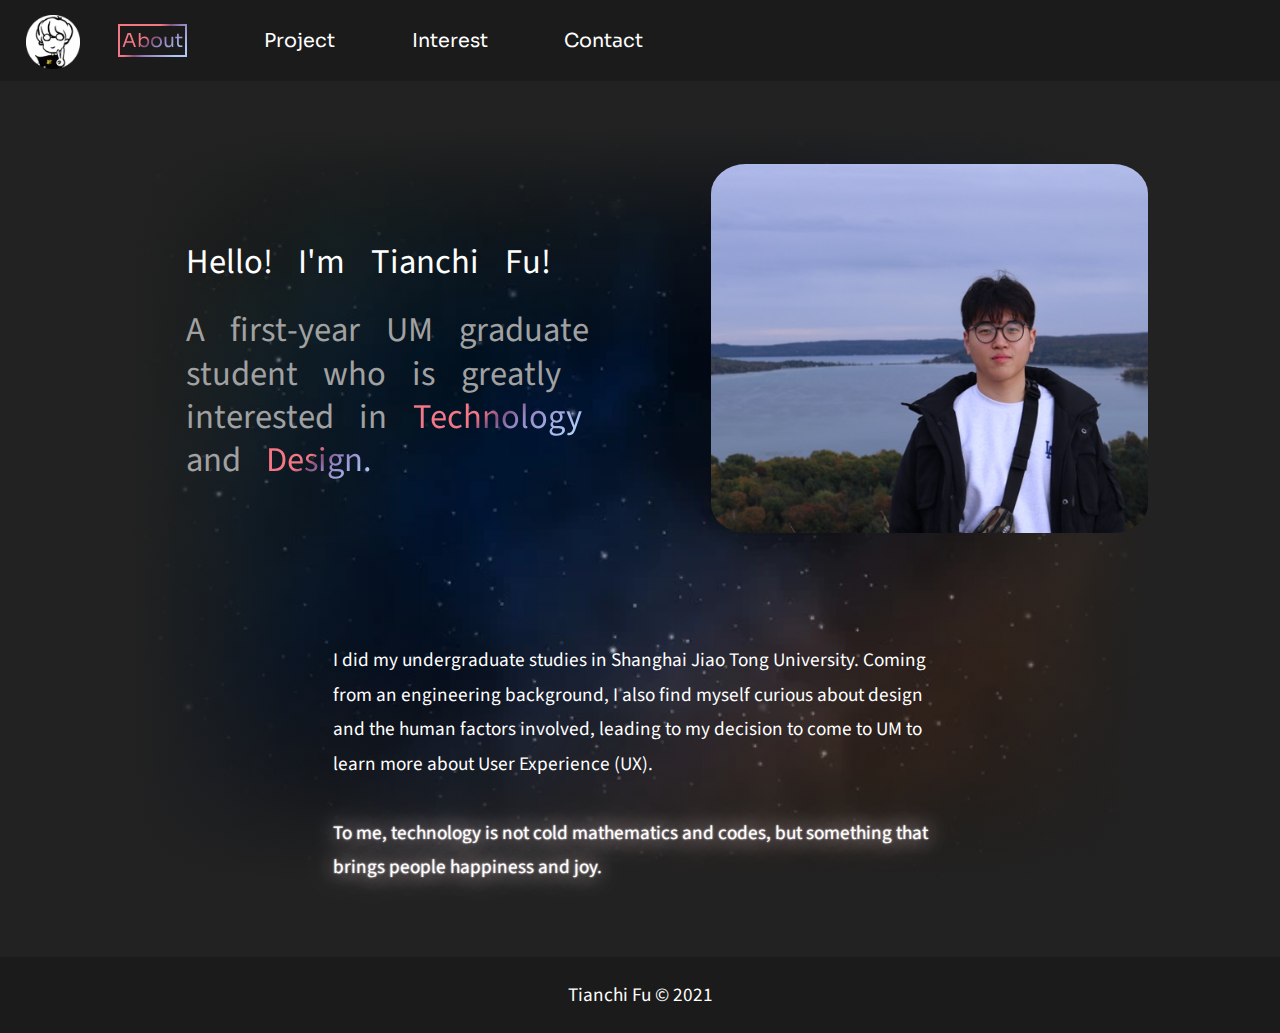
<file: index.html>
<!DOCTYPE html>
<html lang="en">

<head>
	<meta charset="UTF-8">
	<meta name="viewport" content="width=device-width, initial-scale=1.0">
	<link rel="icon" href="imgs/personal/icon.jpg">
	<link rel="stylesheet" href="css/html5reset.css">
	<link rel="stylesheet" href="css/style.css">
	<title>About</title>

	<link rel="preconnect" href="https://fonts.googleapis.com">
	<link rel="preconnect" href="https://fonts.gstatic.com" crossorigin>
	<link
		href="https://fonts.googleapis.com/css2?family=Palanquin+Dark:wght@600&family=Roboto:wght@300;400&family=Sora:wght@200;400&family=Source+Sans+Pro&display=swap"
		rel="stylesheet">
</head>

<body>
	<div class="skip"><a href="#main">Skip to Main Content</a></div>
	<header>
		<a href="index.html"><img src="imgs/personal/logo.png" alt="website logo" id="logo"></a>
		<nav>
			<ul class="nav_links">
				<li><a href="index.html" id="current">About</a></li>
				<li><a href="project.html">Project</a></li>
				<li><a href="interest.html">Interest</a></li>
				<li><a href="contact.html">Contact</a></li>
			</ul>
		</nav>
	</header>

	<main id="main" class="about_main">
		<div id="desktop_intro">
			<div class="ftc_photo_div">
				<img src="imgs/personal/personal.jpg" alt="A photo of Tianchi Fu" id="ftc_photo">
			</div>


			<!-- Eye-cathing interactive div -->
			<div class="fancy">
				<h1>
					<div class="line color-primary">
						<div class="word">
							<span class="color color1">H</span><span class="color color2">e</span><span
								class="color color3">l</span><span class="color color4">l</span><span
								class="color color5">o</span><span class="color color1">!</span>
						</div>
						<div class="word">
							<span class="color color2">I</span><span class="color color3">'</span><span
								class="color color4">m</span>
						</div>
						<div class="word">
							<span class="color color3">T</span><span class="color color5">i</span><span
								class="color color1">a</span><span class="color color4">n</span><span
								class="color color5">c</span><span class="color color2">h</span><span
								class="color color3">i</span>
						</div>
						<div class="word">
							<span class="color color5">F</span><span class="color color4">u</span><span
								class="color color1">!</span>
						</div>
					</div>

					<div class="line color-secondary">
						<div class="word">
							<span class="color color1">A</span>
						</div>
						<div class="word">
							<span class="color color2">f</span><span class="color color3">i</span><span
								class="color color4">r</span><span class="color color5">s</span><span
								class="color color3">t</span><span class="color color4">-</span><span
								class="color color1">y</span><span class="color color2">e</span><span
								class="color color1">a</span><span class="color color4">r</span>
						</div>
						<div class="word">
							<span class="color color5">U</span><span class="color color3">M</span>
						</div>
						<div class="word">
							<span class="color color5">g</span><span class="color color4">r</span><span
								class="color color1">a</span><span class="color color2">d</span><span
								class="color color3">u</span><span class="color color4">a</span><span
								class="color color5">t</span><span class="color color1">e</span>
						</div>
						<div class="word">
							<span class="color color5">s</span><span class="color color4">t</span><span
								class="color color3">u</span><span class="color color2">d</span><span
								class="color color1">e</span><span class="color color2">n</span><span
								class="color color3">t</span>
						</div>
						<div class="word">
							<span class="color color5">w</span><span class="color color4">h</span><span
								class="color color2">o</span>
						</div>
						<div class="word">
							<span class="color color1">i</span><span class="color color5">s</span>
						</div>
						<div class="word">
							<span class="color color5">g</span><span class="color color1">r</span><span
								class="color color3">e</span><span class="color color4">a</span><span
								class="color color2">t</span><span class="color color5">l</span><span
								class="color color4">y</span>
						</div>
						<div class="word">
							<span class="color color2">i</span><span class="color color4">n</span><span
								class="color color3">t</span><span class="color color5">e</span><span
								class="color color1">r</span><span class="color color2">e</span><span
								class="color color4">s</span><span class="color color5">t</span><span
								class="color color3">e</span><span class="color color1">d</span>
						</div>
						<div class="word">
							<span class="color color2">i</span><span class="color color3">n</span>
						</div>

						<span class="word technology">
							Technology
						</span>

						<div class="word">
							<span class="color color2">a</span><span class="color color3">n</span><span
								class="color color4">d</span>
						</div>

						<span class="word design">
							Design.
						</span>

					</div>
				</h1>
			</div>
		</div>

		<div class="short_intro">
			<p>
				I did my undergraduate studies in Shanghai Jiao Tong University. Coming from an engineering background,
				I also find myself curious about design and
				the human factors involved, leading to my decision to come to UM to learn more about User Experience
				(UX).
				<br>
				<br>
				<span class="belief">To me, technology is not cold mathematics and codes, but something that brings people happiness and joy.</span>
			</p>
		</div>
	</main>

	<footer>
		<p>Tianchi Fu &copy; 2021</p>
	</footer>





</body>

</html>
</file>
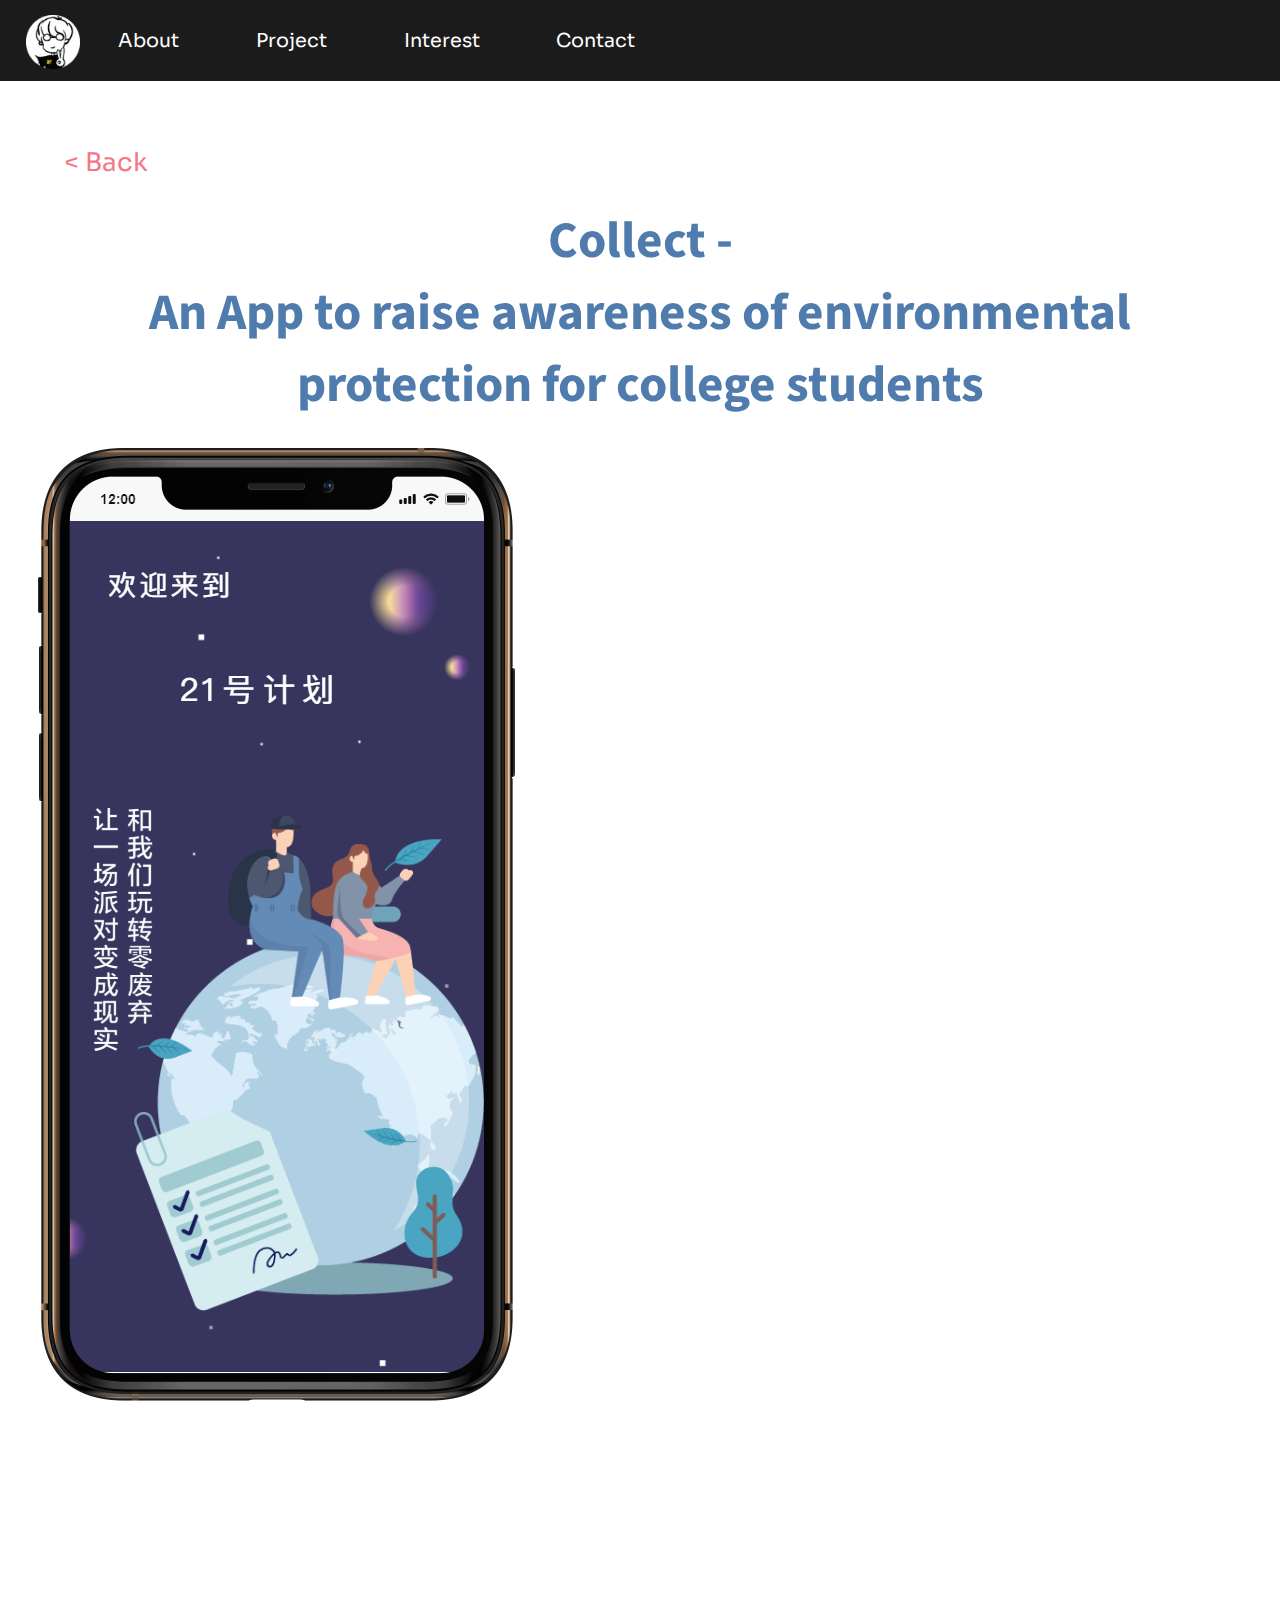
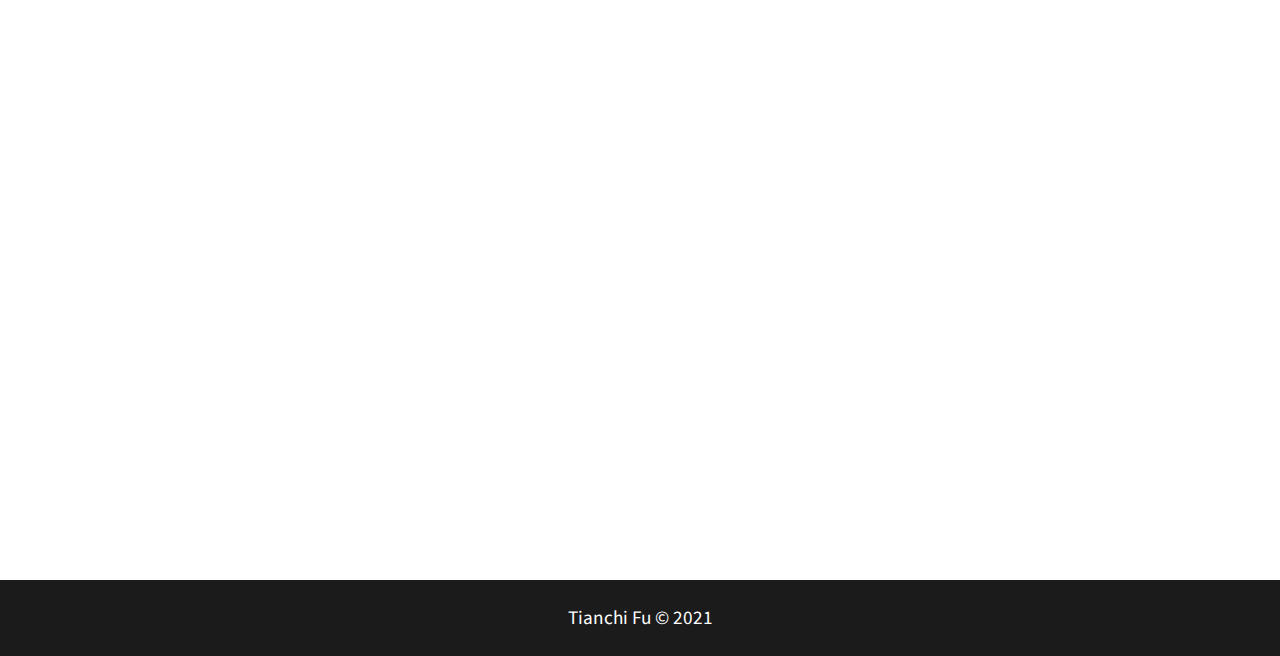
<file: collect.html>
<!DOCTYPE html>
<html lang="en">
	<head>
		<meta charset="UTF-8">
		<meta name="viewport" content="width=device-width, initial-scale=1.0">
		<link rel="icon" href="imgs/personal/icon.jpg">
		<link rel="stylesheet" href="css/html5reset.css">
		<link rel="stylesheet" href="css/style.css">
		<title>Collect</title>
	
		<link rel="preconnect" href="https://fonts.googleapis.com">
		<link rel="preconnect" href="https://fonts.gstatic.com" crossorigin>
		<link href="https://fonts.googleapis.com/css2?family=Palanquin+Dark:wght@600&family=Roboto:wght@300;400&family=Sora:wght@200;400&family=Source+Sans+Pro&display=swap" rel="stylesheet">
	</head>

<body>
	<div class="skip"><a href="#main">Skip to Main Content</a></div>
	<header>
		<a href="index.html"><img src="imgs/personal/logo.png" alt="website logo" id="logo"></a>
		<nav>
			<ul class="nav_links">
				<li><a href = "index.html">About</a></li>
				<li><a href = "project.html">Project</a></li>
				<li><a href = "interest.html">Interest</a></li>
				<li><a href = "contact.html">Contact</a></li>
			</ul>
		</nav>
	</header>

	<main class="project_detail collect_detail" id="main">
		<a href="project.html" class="back"> < Back </a>
		<h1 class="what">Collect - <br> An App to raise awareness of environmental protection for college students</h1>
        <img src="imgs/proj/collect/homescreen.png">
		<iframe  src="https://www.youtube.com/embed/MR8kaE2qdYw">
        </iframe>
	</main>

	<footer>
		<p>Tianchi Fu &copy; 2021</p>
	</footer>
</body>
</html>
</file>
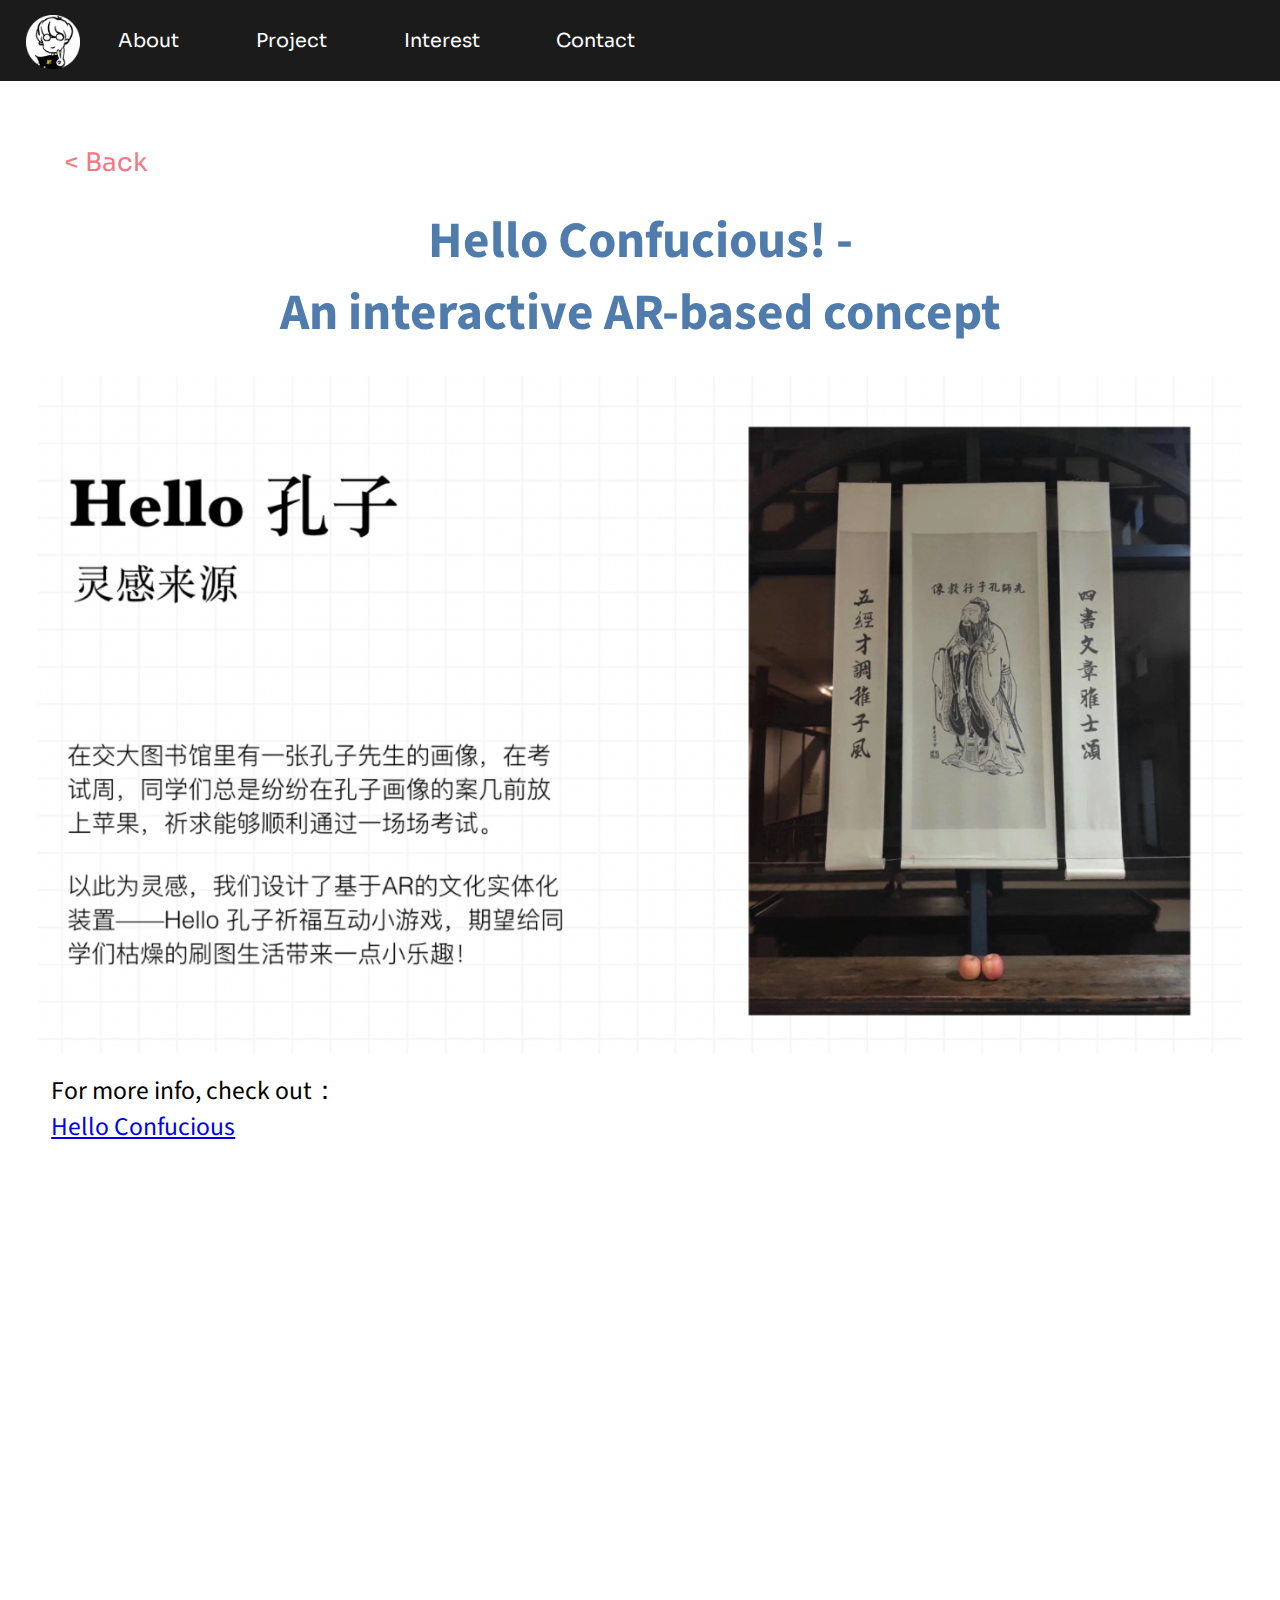
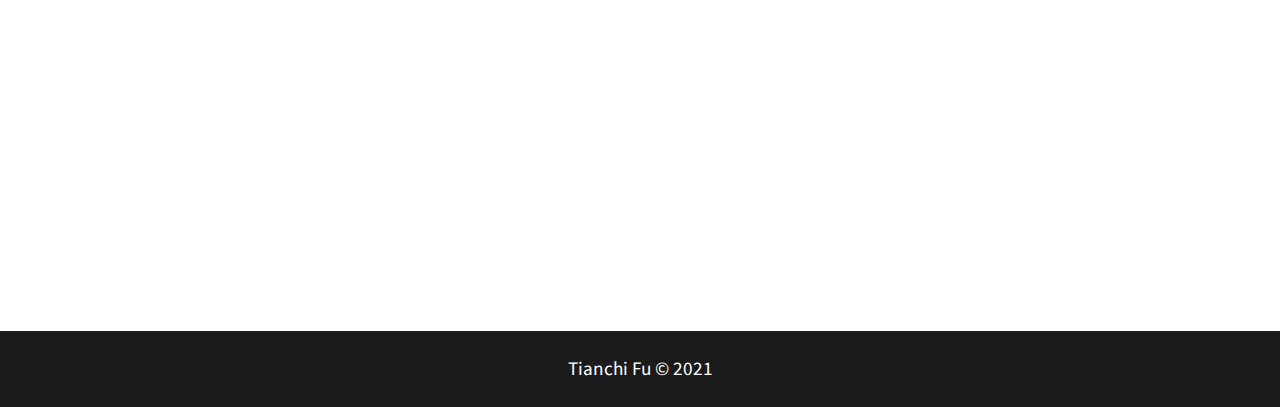
<file: confucious.html>
<!DOCTYPE html>
<html lang="en">
	<head>
		<meta charset="UTF-8">
		<meta name="viewport" content="width=device-width, initial-scale=1.0">
		<link rel="icon" href="imgs/personal/icon.jpg">
		<link rel="stylesheet" href="css/html5reset.css">
		<link rel="stylesheet" href="css/style.css">
		<title>Confucious</title>
	
		<link rel="preconnect" href="https://fonts.googleapis.com">
		<link rel="preconnect" href="https://fonts.gstatic.com" crossorigin>
		<link href="https://fonts.googleapis.com/css2?family=Palanquin+Dark:wght@600&family=Roboto:wght@300;400&family=Sora:wght@200;400&family=Source+Sans+Pro&display=swap" rel="stylesheet">
	</head>

<body>	
	<div class="skip"><a href="#main">Skip to Main Content</a></div>
	<header>
		<a href="index.html"><img src="imgs/personal/logo.png" alt="website logo" id="logo"></a>
		<nav>
			<ul class="nav_links">
				<li><a href = "index.html">About</a></li>
				<li><a href = "project.html">Project</a></li>
				<li><a href = "interest.html">Interest</a></li>
				<li><a href = "contact.html">Contact</a></li>
			</ul>
		</nav>
	</header>

	<main class="project_detail confucious_detail" id='main'>
		<a href="project.html" class="back"> < Back </a>
		<h1 class="what">Hello Confucious! - <br> An interactive AR-based concept</h1>
        <img src="imgs/proj/confucious/website_screenshot.png">
		<div class="regular_text">
			<p>For more info, check out：<br><a href="https://hao-xuans-business-starter.webflow.io/">Hello Confucious</a></p>
		</div>
		
        <iframe  src="https://www.youtube.com/embed/Ow-7P_COLNc">
        </iframe>
         
	</main>

	<footer>
		<p>Tianchi Fu &copy; 2021</p>
	</footer>
</body>
</html>
</file>
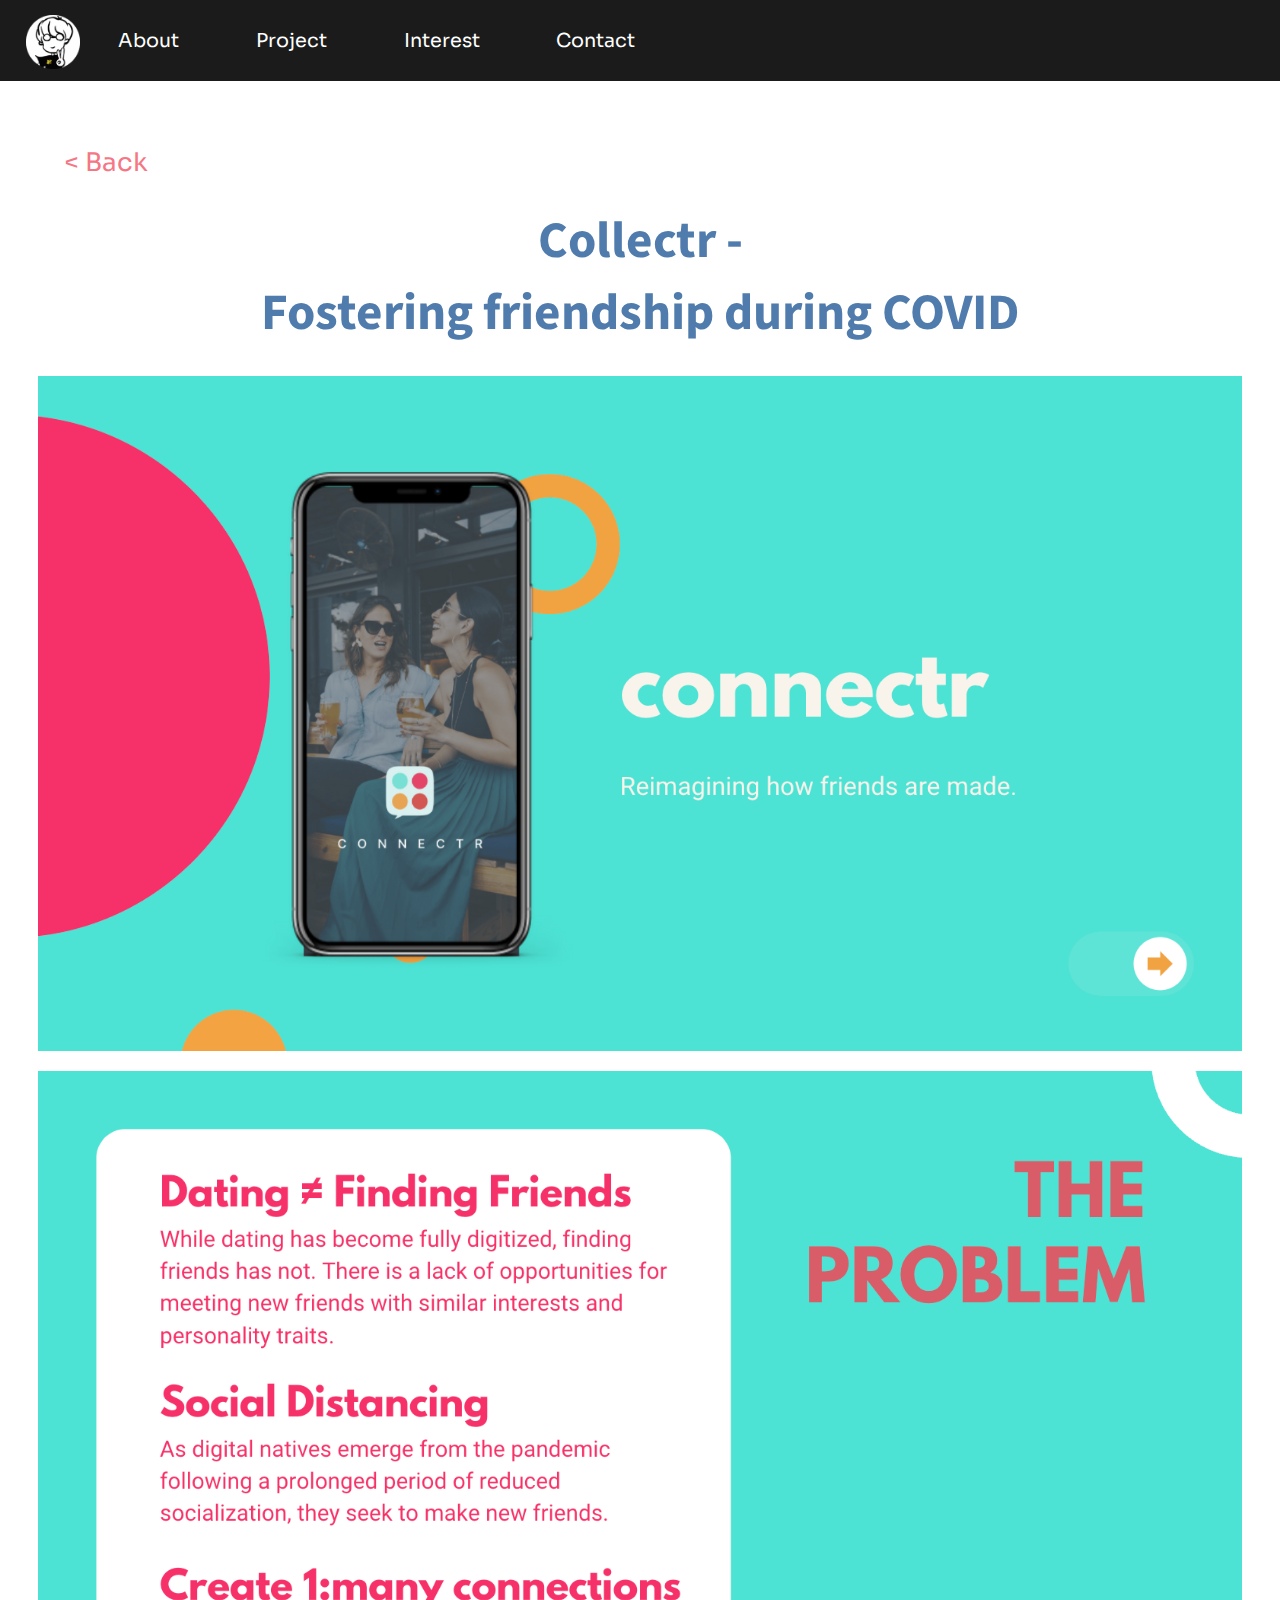
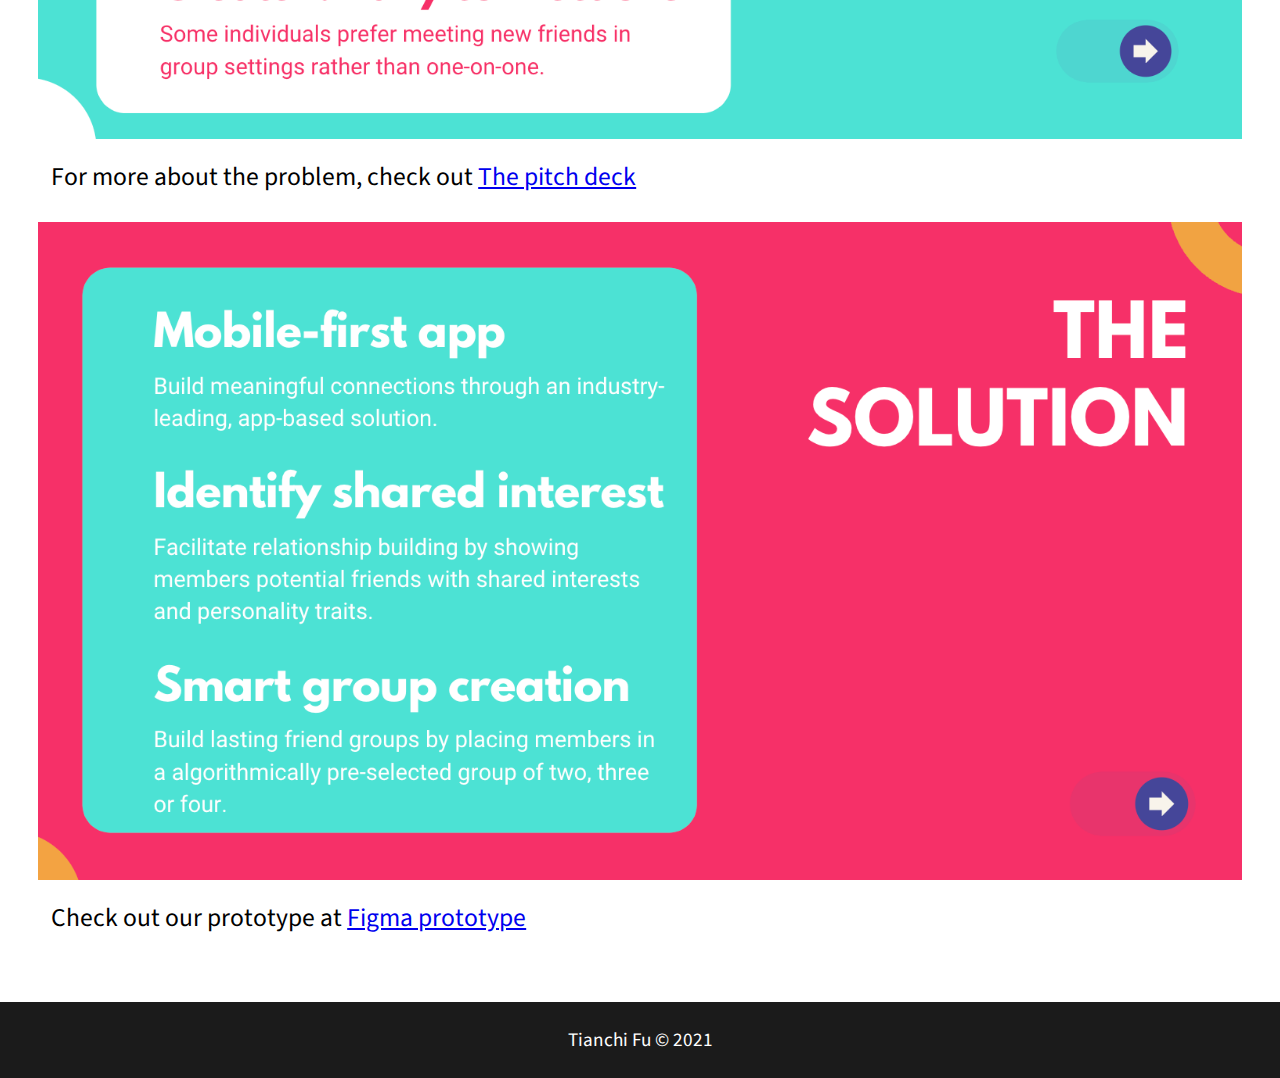
<file: connectr.html>
<!DOCTYPE html>
<html lang="en">
	<head>
		<meta charset="UTF-8">
		<meta name="viewport" content="width=device-width, initial-scale=1.0">
		<link rel="icon" href="imgs/personal/icon.jpg">
		<link rel="stylesheet" href="css/html5reset.css">
		<link rel="stylesheet" href="css/style.css">
		<title>Connectr</title>
	
		<link rel="preconnect" href="https://fonts.googleapis.com">
		<link rel="preconnect" href="https://fonts.gstatic.com" crossorigin>
		<link href="https://fonts.googleapis.com/css2?family=Palanquin+Dark:wght@600&family=Roboto:wght@300;400&family=Sora:wght@200;400&family=Source+Sans+Pro&display=swap" rel="stylesheet">
	</head>

<body>
	<div class="skip"><a href="#main">Skip to Main Content</a></div>
	<header>
		<a href="index.html"><img src="imgs/personal/logo.png" alt="website logo" id="logo"></a>
		<nav>
			<ul class="nav_links">
				<li><a href = "index.html">About</a></li>
				<li><a href = "project.html">Project</a></li>
				<li><a href = "interest.html">Interest</a></li>
				<li><a href = "contact.html">Contact</a></li>
			</ul>
		</nav>
	</header>

	<main class="project_detail connectr_detail" id="main">
        <a href="project.html" class="back"> < Back </a>
		<h1 class="what">Collectr - <br> Fostering friendship during COVID</h1>
        <img src="imgs/proj/connectr/banner.png">
		<img src="imgs/proj/connectr/problem.png">
		<div class="regular_text">
			<p> For more about the problem, check out <a href="https://www.canva.com/design/DAEuzu9DYF8/78V8y96Iqy8PpeRcpu3kHw/view?utm_content=DAEuzu9DYF8&utm_campaign=designshare&utm_medium=link&utm_source=sharebutton">The pitch deck</a></p>
		</div>
		
		<img src="imgs/proj/connectr/solution.png">
		<div class="regular_text">
			<p>Check out our prototype at <a href="https://www.figma.com/proto/8YB4j1t64KDNtT4tl3YiAh/connect-Lab-wireframe?node-id=13731%3A1144&scaling=scale-down&page-id=13612%3A858&starting-point-node-id=13731%3A1144&show-proto-sidebar=1">Figma prototype </a></p>
		</div>
		
	</main>

	<footer>
		<p>Tianchi Fu &copy; 2021</p>
	</footer>
</body>
</html>
</file>
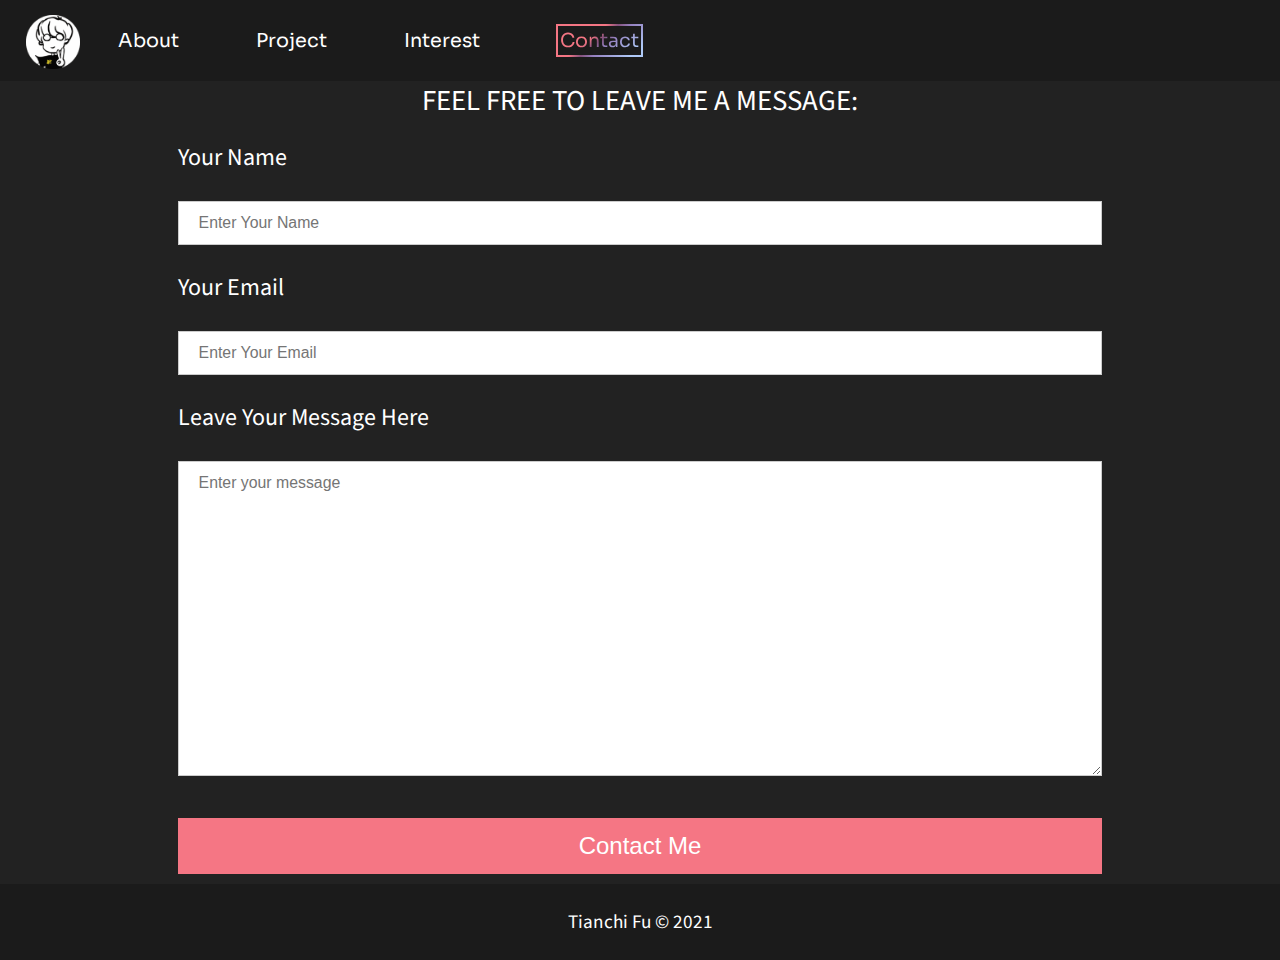
<file: contact.html>
<!DOCTYPE html>
<html lang="en">
	<head>
		<meta charset="UTF-8">
		<meta name="viewport" content="width=device-width, initial-scale=1.0">
		<link rel="icon" href="imgs/personal/icon.jpg">
		<link rel="stylesheet" href="css/html5reset.css">
		<link rel="stylesheet" href="css/style.css">
		<title>Contact</title>
	
		<link rel="preconnect" href="https://fonts.googleapis.com">
		<link rel="preconnect" href="https://fonts.gstatic.com" crossorigin>
		<link href="https://fonts.googleapis.com/css2?family=Palanquin+Dark:wght@600&family=Roboto:wght@300;400&family=Sora:wght@200;400&family=Source+Sans+Pro&display=swap" rel="stylesheet">
	</head>

<body>

	<header>
		<div class="skip"><a href="#main">Skip to Main Content</a></div>
		<a href="index.html"><img src="imgs/personal/logo.png" alt="website logo" id="logo"></a>
		<nav>
			<ul class="nav_links">
				<li><a href = "index.html">About</a></li>
				<li><a href = "project.html">Project</a></li>
				<li><a href = "interest.html">Interest</a></li>
				<li><a href = "contact.html" id="current">Contact</a></li>
			</ul>
		</nav>
	</header>

	<main id="main">
		<form action="https://formspree.io/f/mwkagdbp" method="POST">
			<fieldset>
			  <legend>Feel free to leave me a message:</legend>
		  
			  <label for="name">Your Name</label>
			  <input type="text" placeholder="Enter Your Name" id = "name" name="name" required>
		  
			  <label for="email">Your Email</label>
			  <input type="email" placeholder="Enter Your Email" id = "email" name="email" required>
		  
		  
			  <label for="msg">Leave Your Message Here</label>
			  <textarea placeholder="Enter your message" id = "msg" name="msg" required></textarea><br>
		  
			  <input type="submit" value = "Contact Me">
			</fieldset>
		   </form>
	</main>

	<footer>
		<p>Tianchi Fu &copy; 2021</p>
	</footer>
</body>
</html>
</file>
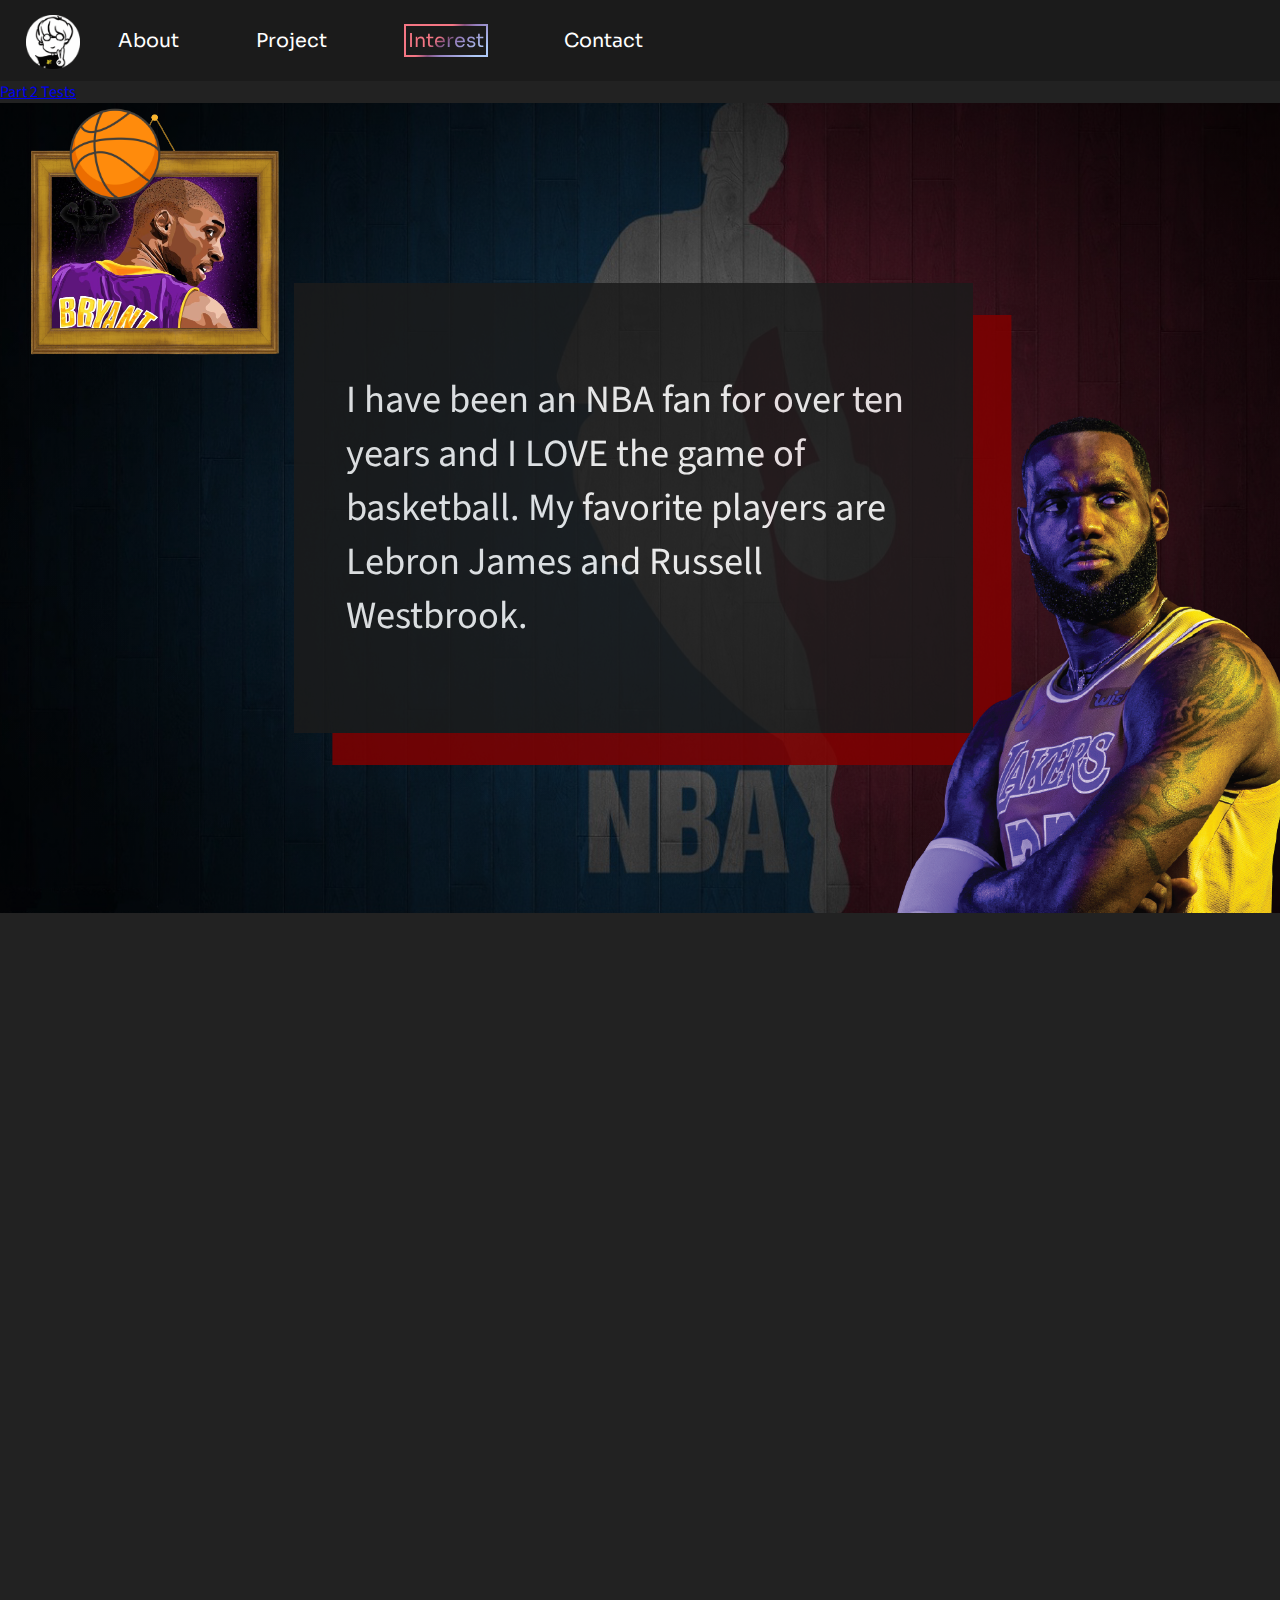
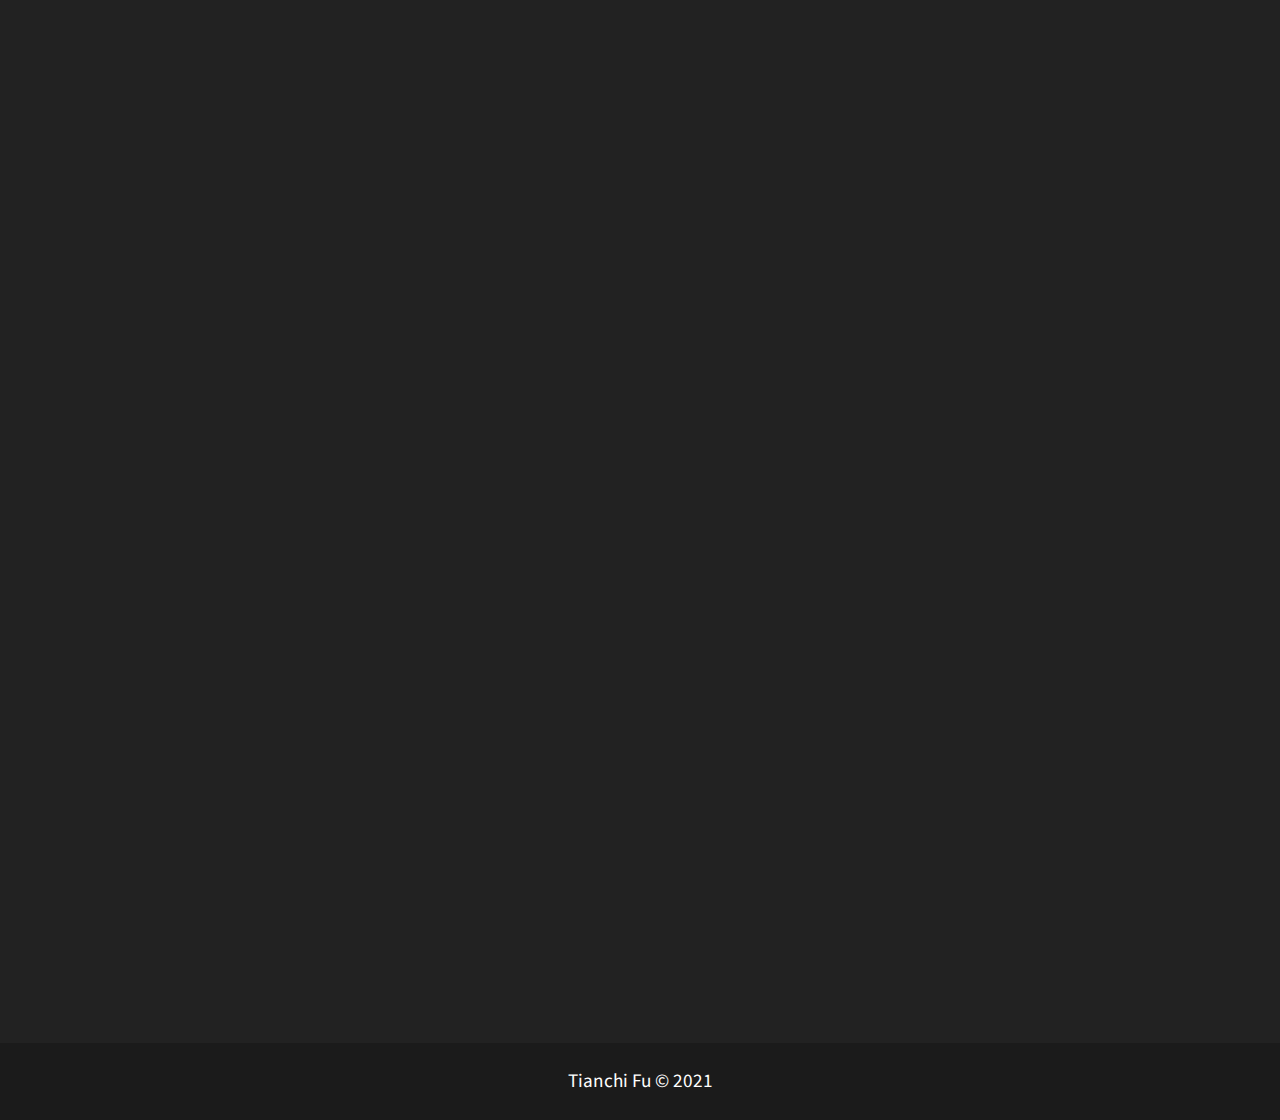
<file: interest.html>
<!DOCTYPE html>
<html lang="en">

<head>
	<meta charset="UTF-8">
	<meta name="viewport" content="width=device-width, initial-scale=1.0">
	<link rel="icon" href="imgs/personal/icon.jpg">
	<link rel="stylesheet" href="css/html5reset.css">
	<link rel="stylesheet" href="css/style.css">
	<title>Interest</title>
	<link rel="preconnect" href="https://fonts.googleapis.com">
	<link rel="preconnect" href="https://fonts.gstatic.com" crossorigin>
	<link
		href="https://fonts.googleapis.com/css2?family=Palanquin+Dark:wght@600&family=Roboto:wght@300;400&family=Sora:wght@200;400&family=Source+Sans+Pro&display=swap"
		rel="stylesheet">

	<!-- AOS: animate on scroll -->
	<link rel="stylesheet" href="https://unpkg.com/aos@next/dist/aos.css" />
</head>

<body>

	<header>	
		<div class="skip"><a href="#main">Skip to Main Content</a></div>
		<a href="index.html"><img src="imgs/personal/logo.png" alt="website logo" id="logo"></a>
		<nav>
			<ul class="nav_links">
				<li><a href="index.html">About</a></li>
				<li><a href="project.html">Project</a></li>
				<li><a href="interest.html" id="current">Interest</a></li>
				<li><a href="contact.html">Contact</a></li>
			</ul>
		</nav>
	</header>

	<main class="interest_main" id="main">
		<a href="ps2-tests.html">Part 2 Tests</a>
		<div class="interest_div basketball" data-aos="fade-down">

			<img src="imgs/interest/basketball/kobe_painting.png" alt="Kobe Bryant painting" id="kobe_painting">


			<img src="imgs/interest/basketball/lebron_poster.png" alt="Lebron poster" id="lebron_poster">


			<img src="imgs/interest/basketball/basketball_icon.png" alt="" id="basketball_icon">

			<h1 class="text basketball_text">
				<p>I have been an NBA fan for over ten years and I LOVE the game of basketball. My favorite players are
					Lebron James and Russell Westbrook.</p>
			</h1>
		</div>

		<div class="interest_div guitar" data-aos="fade-right">

			<img src="imgs/interest/guitar/guitar.png" alt="a guitar" id="guitar_img">

			<img src="imgs/interest/guitar/notes1.svg" alt="" id="notes1">
			<img src="imgs/interest/guitar/notes2.svg" alt="" id="notes2">
			<img src="imgs/interest/guitar/notes3.svg" alt="" id="notes3">
			<h1 class="text guitar_text">
				<p>I learned to play the guitar back in high school just to be cool. Since then, it has become my best
					friend and brought me so much joy.</p>
			</h1>
		</div>

		<div class="interest_div mario" data-aos="fade-left">
			<img src="imgs/interest/mario kart/mario_logo.png" alt="Super Mario Logo" id="mario_logo">
			<img src="imgs/interest/mario kart/pipe.png" alt="" id="pipe">
			<img src="imgs/interest/mario kart/star.png" alt="" id="star">
			<img src="imgs/interest/mario kart/brick.png" alt="" id="brick">
			<img src="imgs/interest/mario kart/mario.png" alt="" id="mario_kart">
			<h1 class="text mario_text">
				<p>I have always been a fan of Super Mario, from the classic 2D Mario to my favorite Mario Kart and
					Mario Odessy. </p>
			</h1>
		</div>

		<script>
			document.querySelector("#brick").addEventListener("click", function () {
				document.querySelector("#star").style.display = "block";
				document.querySelector("#star").classList.add("star_activate");
			})
		</script>


		<div class="interest_div youtube" data-aos="flip-right">
			<img src="imgs/interest/youtube/window.png" alt="" id="window">
			<img src="imgs/interest/youtube/logo.png" alt="YouTube Logo" id="youtube_logo">
			<h1 class="text youtube_text">
				<p>I am addicted to watching YouTube. I think there was a time I didn't miss a day for the whole
					year. I hope one day I can also be a content creator instead of a viewer.</p>
			</h1>
		</div>

		<div class="interest_div travel" data-aos="zoom-in">
			<img src="imgs/interest/travel/attractions.png" alt="" id="attractions">
			<img src="imgs/interest/travel/shadow.png" alt="" id="shadow">
			<img src="imgs/interest/travel/passport.png" alt="" id="passport">
			<h1 class="text travel_text">
				<p>I love travelling and discovering new places. I have visited <a href="travel.html"><span id="visited_num">20</span></a>
					countries so far and the next one on my list is Turkey 🇹🇷. </p>
			</h1>
		</div>

	</main>

	<footer>
		<p>Tianchi Fu &copy; 2021</p>
	</footer>

	<!-- AOS -->
	<script src="https://unpkg.com/aos@next/dist/aos.js"></script>
	<script>
	  AOS.init();
	  AOS.init({
		  duration:2200
	  });
	</script>

</body>

</html>
</file>
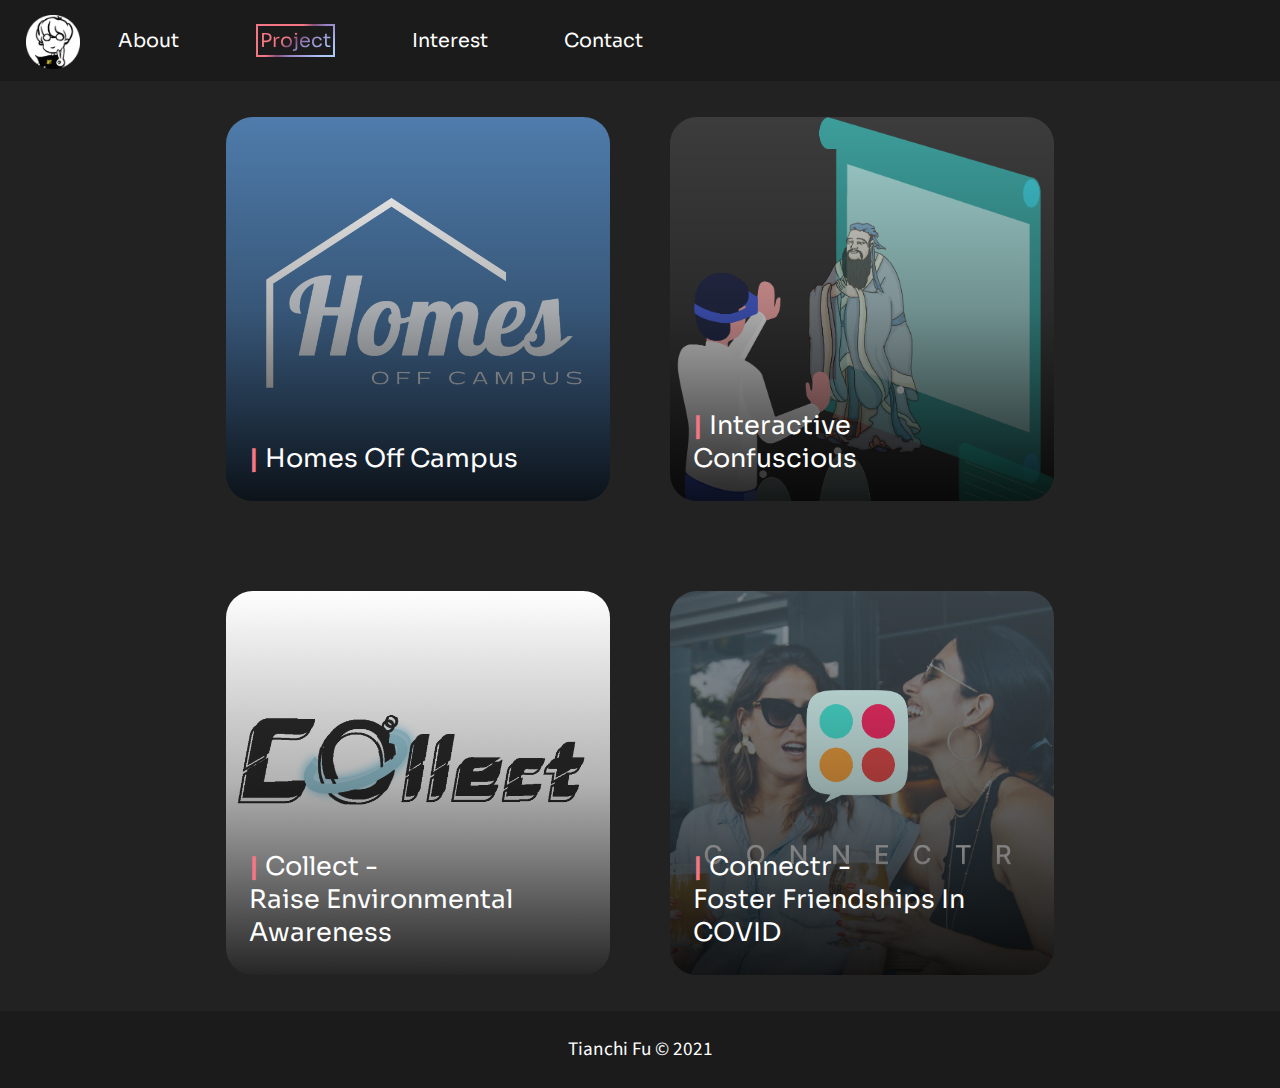
<file: project.html>
<!DOCTYPE html>
<html lang="en">

<head>
	<meta charset="UTF-8">
	<meta name="viewport" content="width=device-width, initial-scale=1.0">
	<link rel="icon" href="imgs/personal/icon.jpg">
	<link rel="stylesheet" href="css/html5reset.css">
	<link rel="stylesheet" href="css/style.css">
	<title>Project</title>
	<link rel="preconnect" href="https://fonts.googleapis.com">
	<link rel="preconnect" href="https://fonts.gstatic.com" crossorigin>
	<link
		href="https://fonts.googleapis.com/css2?family=Palanquin+Dark:wght@600&family=Roboto:wght@300;400&family=Sora:wght@200;400&family=Source+Sans+Pro&display=swap"
		rel="stylesheet">
</head>

<body>

	<header>
		<div class="skip"><a href="#main">Skip to Main Content</a></div>
		<a href="index.html"><img src="imgs/personal/logo.png" alt="website logo" id="logo"></a>
		<nav>
			<ul class="nav_links">
				<li><a href="index.html">About</a></li>
				<li><a href="project.html" id="current">Project</a></li>
				<li><a href="interest.html">Interest</a></li>
				<li><a href="contact.html">Contact</a></li>
			</ul>
		</nav>

	</header>

	<main id="main">
		<div class="proj">
			<a href="homesOffCampus.html">
				<div class="proj_preview" id="homesOffCampus">
					<h1><span>|</span> Homes Off Campus</h1>
				</div>
			</a>

			<a href="confucious.html">
				<div class="proj_preview" id="confucious">
					<h1> <span>|</span> Interactive Confuscious</h1>
				</div>
			</a>

			<a href="collect.html">
				<div class="proj_preview" id="collect">
					<h1> <span>|</span> Collect - <br>Raise Environmental Awareness</h1>
				</div>
			</a>

			<a href="connectr.html">
				<div class="proj_preview" id="connectr">
					<h1><span>|</span> Connectr - <br>Foster Friendships In COVID</h1>
				</div>
			</a>


		</div>

	</main>

	<footer>
		<p>Tianchi Fu &copy; 2021</p>
	</footer>
</body>

</html>
</file>
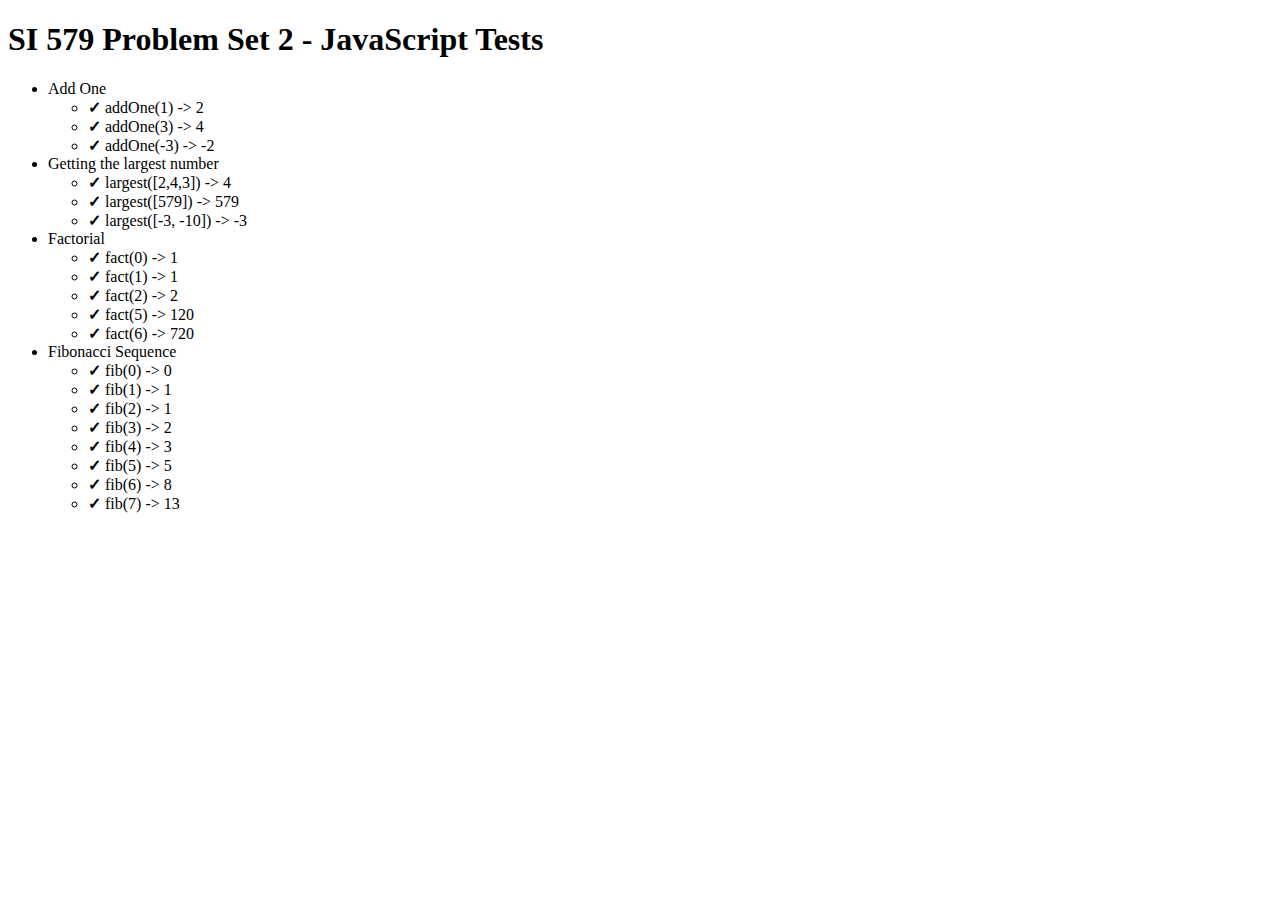
<file: ps2-tests.html>
<!DOCTYPE html>

<html lang="en">
    <head>
        <meta charset="UTF-8" />
        <script defer src="ps2-my-code.js"></script>
        <script defer src="579-ps2-test-runner.js"></script>
        <title>SI 579 Problem Set 2 - Basic JavaScript</title>
        <style>
            .correct {

            }
            .incorrect {
                color:red;
            }
            li.correct::before {
                content: "\2713   ";
                font-weight: bold;
            }
            li.incorrect::before {
                content: "\2715   ";
                font-weight: bold;
            }
        </style>
    </head>
    <body>
        <main>
            <h1>SI 579 Problem Set 2 - JavaScript Tests</h1>
            <ul id="test-groups"></ul>
        </main>
    </body>
</html>
</file>
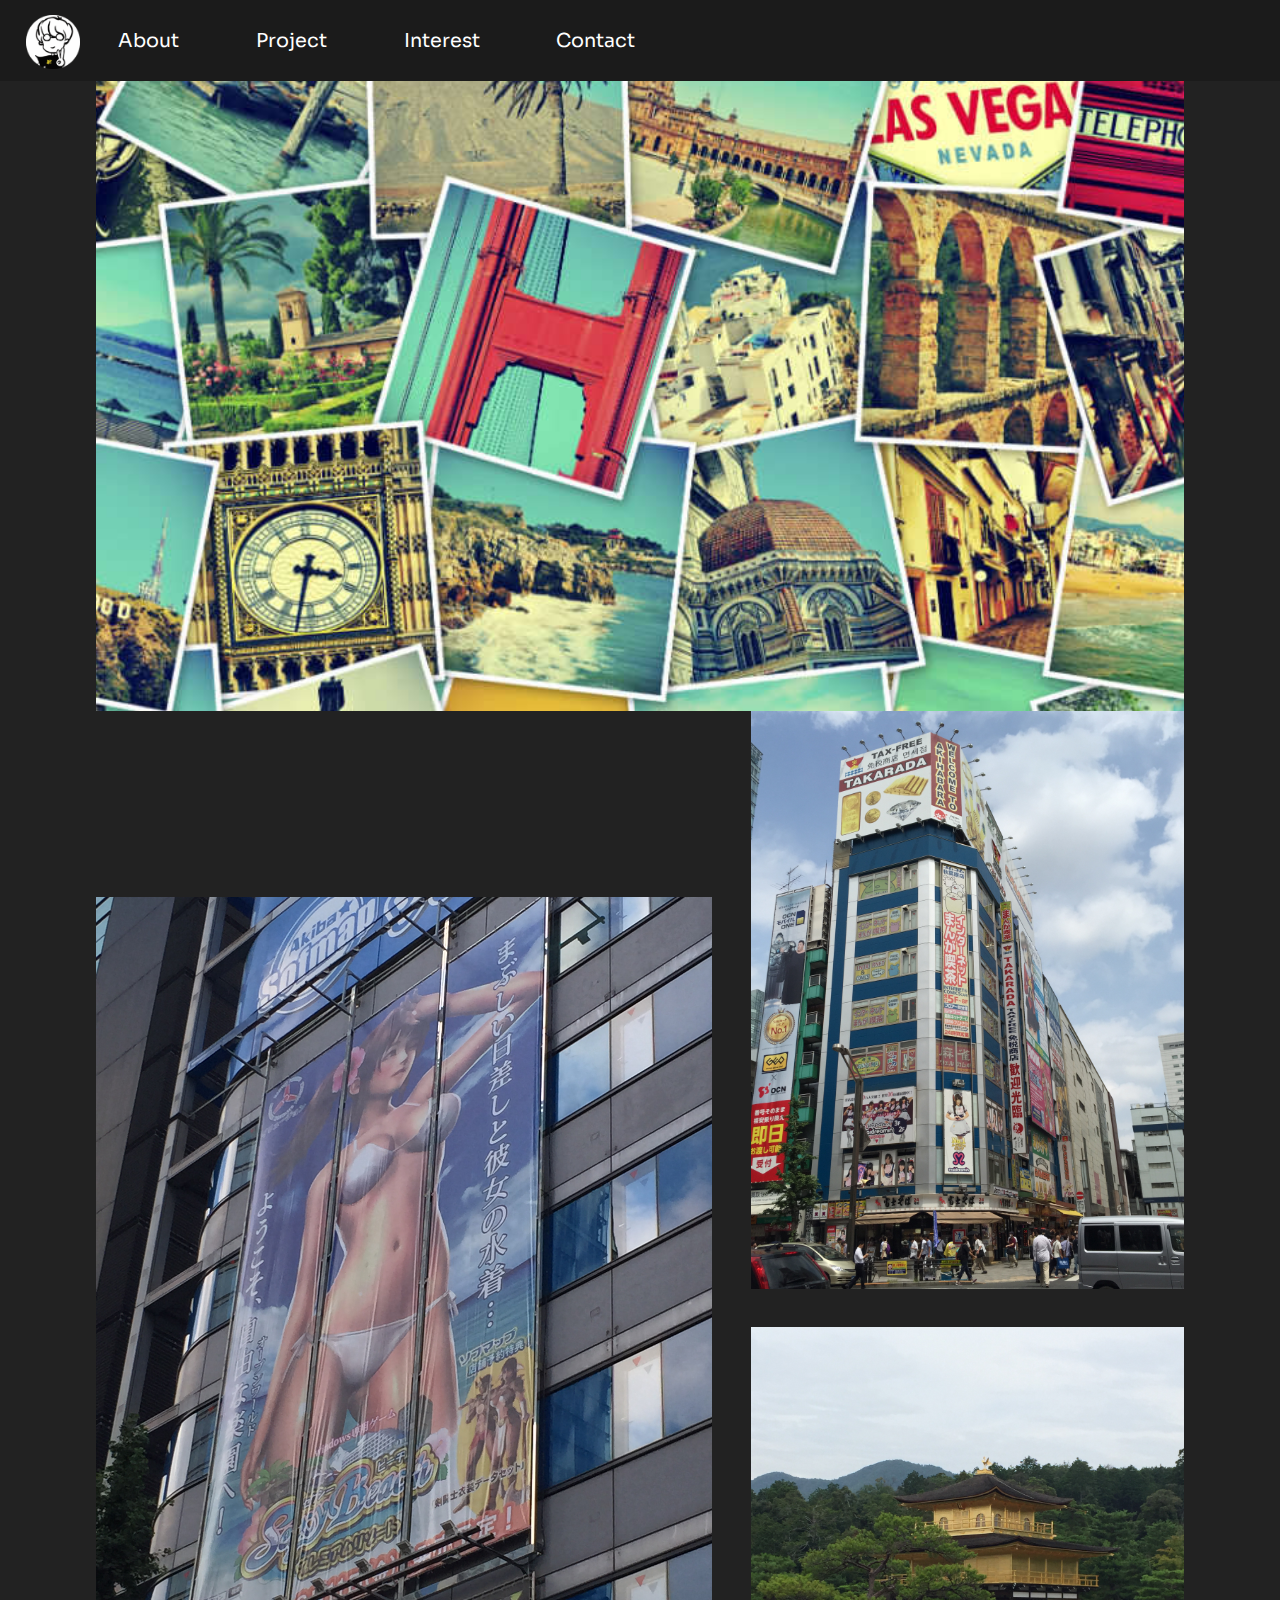
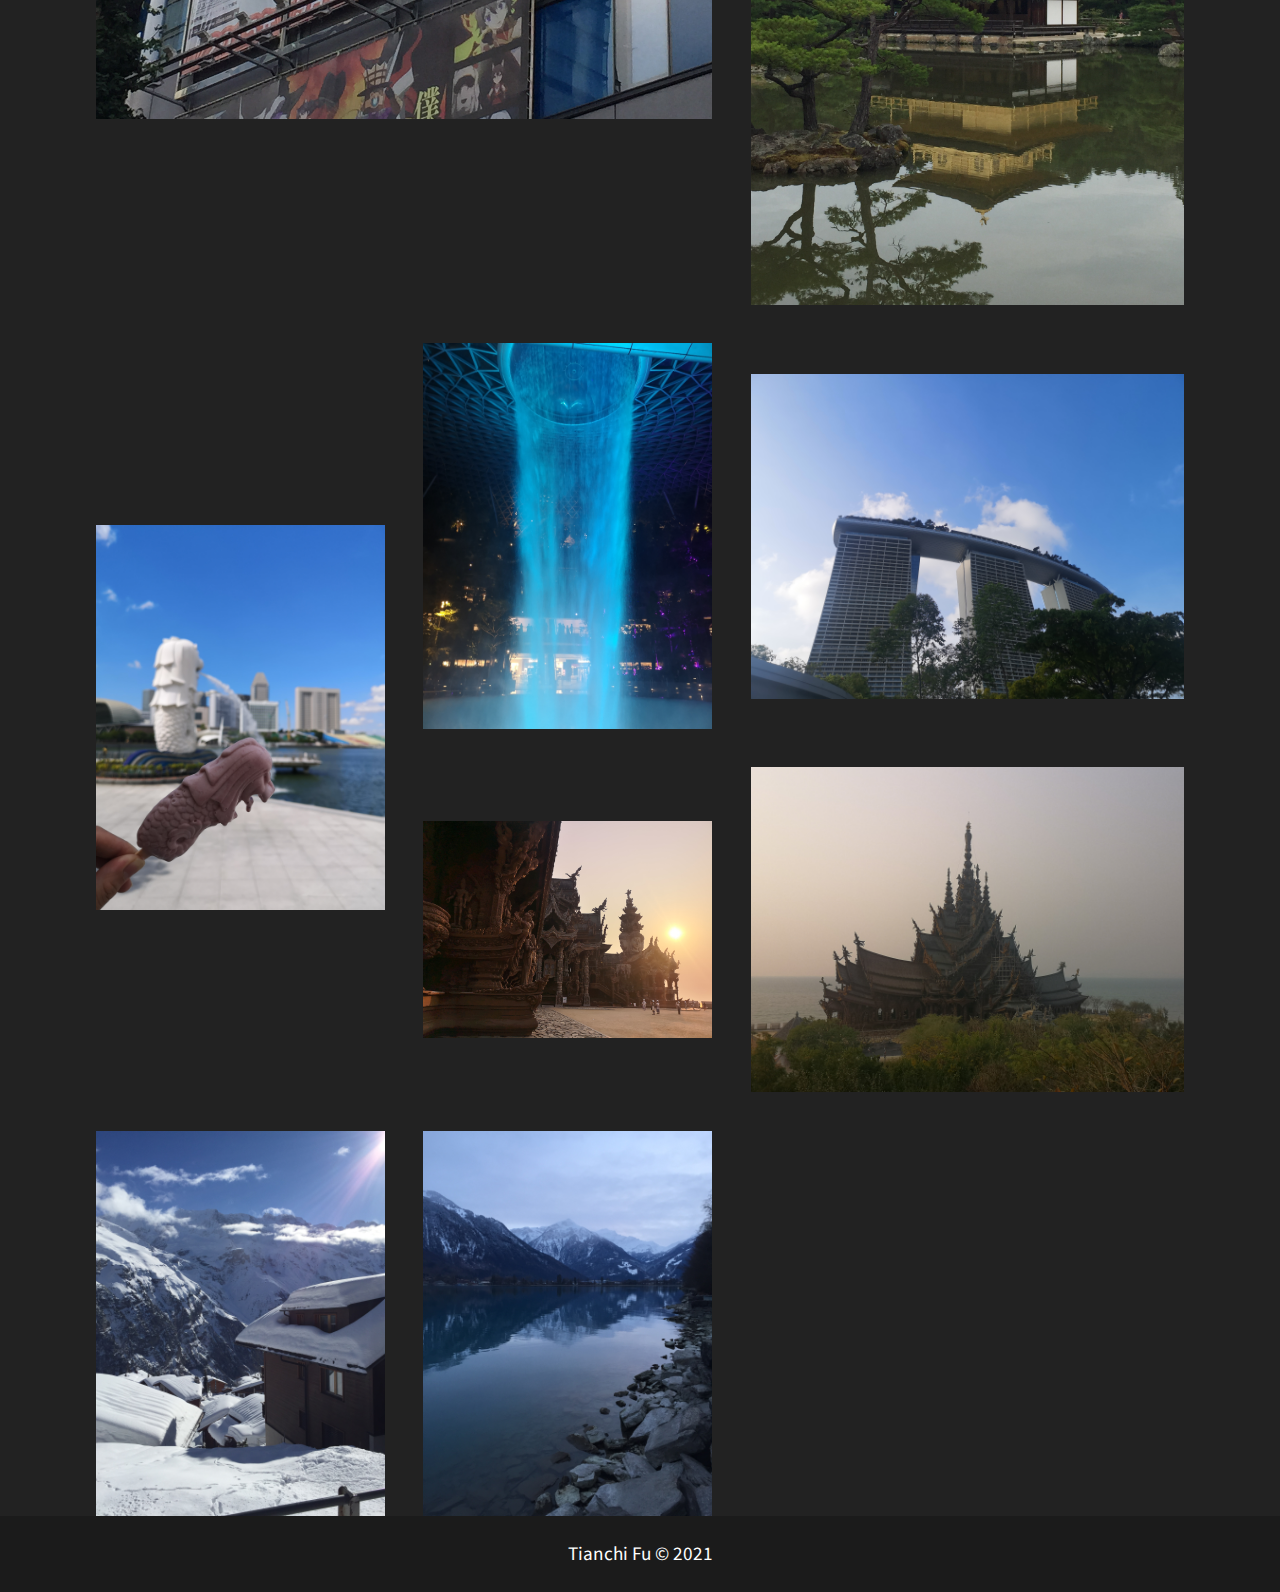
<file: travel.html>
<!DOCTYPE html>
<html lang="en">

<head>
	<meta charset="UTF-8">
	<meta name="viewport" content="width=device-width, initial-scale=1.0">
	<link rel="icon" href="imgs/personal/icon.jpg">
	<link rel="stylesheet" href="css/html5reset.css">
	<link rel="stylesheet" href="css/style.css">
	<title>Travel</title>
	<link rel="preconnect" href="https://fonts.googleapis.com">
	<link rel="preconnect" href="https://fonts.gstatic.com" crossorigin>
	<link
		href="https://fonts.googleapis.com/css2?family=Palanquin+Dark:wght@600&family=Roboto:wght@300;400&family=Sora:wght@200;400&family=Source+Sans+Pro&display=swap"
		rel="stylesheet">
</head>

<body>
	<header>
		<div class="skip"><a href="#main">Skip to Main Content</a></div>
		<a href="index.html"><img src="imgs/personal/logo.png" alt="website logo" id="logo"></a>
		<nav>
			<ul class="nav_links">
				<li><a href="index.html">About</a></li>
				<li><a href="project.html">Project</a></li>
				<li><a href="interest.html">Interest</a></li>
				<li><a href="contact.html">Contact</a></li>
			</ul>
		</nav>
	</header>

	<main>
        <div class="parallax"></div>

        <div class="travel_photo">
                    <img src="imgs/travel_photos/japan1.JPG" alt="japan1" class="japan">
            <img src="imgs/travel_photos/japan2.JPG" alt="japan2">
            <img src="imgs/travel_photos/japan3.JPG" alt="japan3">
                    <img src="imgs/travel_photos/singapore1.JPG" class="singapore" alt="singapore1">
            <img src="imgs/travel_photos/singapore2.JPG" alt="singapore2">
            <img src="imgs/travel_photos/singapore3.JPG" alt="singapore3">
                    <img src="imgs/travel_photos/thailand1.JPG" alt="thailand1">
            <img src="imgs/travel_photos/thailand2.JPG" alt="thailand2">
            <img src="imgs/travel_photos/switzerland1.JPG" alt="switzerland1">
            <img src="imgs/travel_photos/switzerland2.JPG" alt="switzerland2">
        </div>
	</main>

	<footer>
		<p>Tianchi Fu &copy; 2021</p>
	</footer>
</body>
</html>
</file>
<file: css/style.css>
/* phone view */
/* ***************************************************************************************************************************** */

body{
    background-color:#222222;
	color: white;
	font-family: 'Source Sans Pro', sans-serif;
}

#logo {
	height:5vh;
}

header{
	height:8.5vh;
	background-color:#1b1b1b;
	font-family: 'Sora', sans-serif;
	font-size: 100%;
	display: flex;
    flex-direction: row;
    align-items: center;
	justify-content: space-around;
	position: sticky;
	top:0;
	left:0;
	z-index: 10;
	
}

.skip a{
	background: white;
	left: 0;
	padding: 6px;
	-webkit-transition: top 1s ease-out;
	transition: top 1s ease-out;
	z-index: 20;
	position: absolute;
	top: -100px;
	color:rgb(54, 104, 211);
  }
  
.skip a:focus{
	top: 0px;
}

header li{
	margin: 2vw;
}

header a{
    text-decoration: none;
	color:white
}

header a:hover{
	text-decoration: underline;
	text-decoration-thickness: 5px;
	text-underline-offset: 0.2em;
}

.nav_links{
    display: flex;
    flex-direction: row;
}

#current{
	color: white;
	background: linear-gradient(140deg, #F57684 40%,#85527d 50%,#9581c0 60%,#afc9f7 90%);
    -webkit-background-clip: text;
	background-clip: text;
    -webkit-text-fill-color: transparent;
	border-width: 2px;
	border-style: solid;
	padding: 2px;
	border-image: linear-gradient(140deg, #F57684 40%,#85527d 50%,#9581c0 60%,#afc9f7 90%) 1;

}

main{
	width: 90%;
	margin:0 auto;
	margin-bottom: 2vh;
}

#ftc_photo{
	margin-top: 2vh;
	border-radius: 8%;
}

.fancy{
	margin-top:4vh;
}
.line {
	width: 100%;
	display: flex;
	flex-wrap: wrap;
	flex-direction: row;
	justify-content: flex-start;
	font-size: 8vw;
	line-height: 1.25;
	margin-top: 1.8vh;
	
}
.color-primary{
	color:white;
}
.color-secondary{
	color:rgb(161, 161, 161);
}
.word {
	margin-right: 2vw;
	
}
.color{
	display: inline-block;
}
.technology, .design{
	display: inline;
	background: linear-gradient(140deg, #F57684 40%,#85527d 50%,#9581c0 60%,#afc9f7 90%);
    -webkit-background-clip: text;
	background-clip: text;
    -webkit-text-fill-color: transparent;
}

.short_intro{
	margin-top:5vh;
	font-size: 5.1vw;
	line-height: 1.8;
	margin-bottom:7vh;
}

footer{
	background-color:#1b1b1b;
	height:8.5vh;
	text-align: center;
	font-size: 120%;
	display: flex;
	justify-content: center;
	align-items: center;
}


/* projects preview */

.proj{
	display: grid;
	grid-template-columns: 1fr;
	grid-template-rows: repeat(4,88vw);
	grid-gap: 2vh;
	
}

.proj div{
	height: 100%;
	text-decoration: none;
}

.proj h1{
	display:inline-block;
	width:91%;
	color: white;
	text-align: left;
	margin-left: 5vw;
	margin-right:8vw;
	margin-bottom: 5vw;
	font-size: 5vw;
	line-height: 1.3;
	font-family: 'Sora', sans-serif;

}

.proj a, .proj a:focus{
	text-decoration: none;
}

.proj span{
	color:#F57684;
	font-weight: bold;
}

.proj_preview{
	border-radius: 7%;
	background-size: cover;
	display:  flex;
	justify-content: flex-start;
	align-items: flex-end;
}

#homesOffCampus{
	background-image: linear-gradient(to top,rgba(0,0,0,0.85),rgba(0,0,0,0.35),rgba(0,0,0,0)),url("../imgs/proj/homesOffCampus/logo.png");
}

#confucious{
	background-color: #3c3c3c;
	background-image: linear-gradient(to top,rgba(0,0,0,0.85),rgba(0,0,0,0.35),rgba(0,0,0,0)),url("../imgs/proj/confucious/concept_logo.PNG");
}

#collect{
	background-image: linear-gradient(to top,rgba(0,0,0,0.85),rgba(0,0,0,0.35),rgba(0,0,0,0)),url("../imgs/proj/collect/logo.png");
}

#connectr{
	background-image: linear-gradient(to top,rgba(0,0,0,0.85),rgba(0,0,0,0.35),rgba(0,0,0,0)),url("../imgs/proj/connectr/logo.png");
}

.back{
	display: inline-block;
	font-family: 'Sora', sans-serif;
	font-size: 100%;
	margin-left: 6vw;
	margin-bottom: 3vh;
	color: #F57684;
	text-decoration: none;
}

.project_detail{
	font-size: 6vw;
	background-color: white;
	width: 100%;
	margin-bottom: 0;
	color:black;
	padding: 3vw;
}

.project_detail .regular_text{
	font-size: 4vw;
	margin-left: 3vw;
	margin-bottom: 3vh;
}

.what{
	color:#4F7CAC;
	font-size: 100%;
	text-align: center;
	font-weight: bold;
	margin-bottom: 3vh;
}

.project_detail iframe{
	width: 90%;
	height: 25vh;
	display: block;
	margin:0 auto;
}

/* homesOffCampus */

/* confucious */

/* connectr */

/* collect */



/* interest */
.interest_main{
	width:100%;
}

.interest_div{
	position: relative;
	width: 100%;
	height: 80vh;
	background-size: cover;
	opacity: 0.75;
	overflow: hidden;
	margin-bottom: 2vh;
}

.interest_main .text{
	position: absolute;
	background-color: rgb(27, 27, 27);
	opacity: 0.85;
	font-size: 6vw;
	display: flex;
	justify-content: center;
	align-items: center;
}

.interest_main .text p{
	margin: 4vw;
}

/* basketball */
.basketball{
	background-image: linear-gradient(to bottom,rgba(0,0,0,0.5),rgba(0,0,0,0.2),rgba(0,0,0,0)),linear-gradient(to top,rgba(0,0,0,0.5),rgba(0,0,0,0.2),rgba(0,0,0,0)),url("../imgs/interest/basketball/background3.png");
}

#lebron_poster{
	position: absolute;
	width: 70vw;
	bottom:-14vw;
	right:-13vw;
	z-index:2;
}

#kobe_painting{
	position: absolute;
	width:41vw;
	top: 1.0vh;
	left: 2vw;
}

#kobe_painting:active, #kobe_painting:hover{
	animation: shake 0.6s;
}

.basketball_text{
	height:27vh;
	width: 77vw;
	top: 24vh;
	left: 5vw;
	box-shadow: 4vw 3vw rgb(128, 0, 0);
}

#basketball_icon{
	position: absolute;
	width:14vw;
	height: 14vw;
	left:5vw;
	animation: bounce 0.78s  ease-out infinite;
}

@keyframes shake {
	0% { transform: translate(1px, 1px) rotate(0deg); }
	10% { transform: translate(-1px, -2px) rotate(-1deg); }
	20% { transform: translate(-3px, 0px) rotate(1deg); }
	30% { transform: translate(3px, 2px) rotate(0deg); }
	40% { transform: translate(1px, -1px) rotate(1deg); }
	50% { transform: translate(-1px, 2px) rotate(-1deg); }
	60% { transform: translate(-3px, 1px) rotate(0deg); }
	70% { transform: translate(3px, 1px) rotate(-1deg); }
	80% { transform: translate(-1px, -1px) rotate(1deg); }
	90% { transform: translate(1px, 2px) rotate(0deg); }
	100% { transform: translate(1px, -2px) rotate(-1deg); }
  }

@keyframes bounce {
	0% {
	  bottom: 12vh;
	}
	50% {
	  bottom: -3vw;
	  width: 15.9vw;
	  height: 12.4vw;
	}
	100%{
		bottom: 12vh;
		width:14vw;
		height:14vw;
	}
  }

  /* guitar */
.guitar{
	background-image: linear-gradient(to bottom,rgba(0,0,0,0.5),rgba(0,0,0,0.2),rgba(0,0,0,0)),linear-gradient(to top,rgba(0,0,0,0.5),rgba(0,0,0,0.2),rgba(0,0,0,0)),url("../imgs/interest/guitar/background_phone.png")
}

#guitar_img{
	position: absolute;
	width: 100vw;
	top:-18vh;
	left:-20vw;
}

.guitar_text{
	width: 65vw;
	height: 32vh;
	top: 20vh;
	left: 30vw;
	box-shadow: 3vw 4vw #5c3452;

}

#notes1{
	position: absolute;
	z-index: 100;
	width:9.5vw;
	top: 53vh;
	left: 30vw;
	animation:  notes_shift 3.4s linear infinite;
}
#notes2{
	position: absolute;
	z-index: 100;
	width:13vw;
	top: 53vh;
	left: 41vw;
	animation:  notes_shift 2.9s linear infinite;
}
#notes3{
	position: absolute;
	z-index: 100;
	width:11vw;
	top: 56vh;
	left: 56vw;
	animation:  notes_shift 3.7s linear infinite;
}

@keyframes notes_shift {
	0% { transform:  scale(1); }
	10% { transform: translate(2vw, -2vw) rotate(10deg) scale(1.1); }
	20% { transform: translate(6vw, -4.8vw) rotate(0deg) scale(1.18); }
	30% { transform: translate(9.5vw, -7.8vw) rotate(-11deg) scale(1.26); }
	40% { transform: translate(13vw, -10.4vw) rotate(1deg) scale(1.34); opacity:0.8}
	50% { transform: translate(16.8vw, -12.7vw) rotate(10deg) scale(1.42); opacity: 0.6;}
	60% { transform: translate(20vw, -16vw) rotate(2deg) scale(1.5); opacity: 0.5;}
	70% { transform: translate(23.7vw, -18.8vw) rotate(-8deg) scale(1.54); opacity: 0.4;}
	80% { transform: translate(28vw, -21vw) rotate(0deg) scale(1.58); opacity: 0.3;}
	100% { transform: translate(31.7vw, -23.5vw) rotate(10deg) scale(1.58); opacity: 0.0;}
  }

/* mario */
.mario{
	background-image: linear-gradient(to bottom,rgba(0,0,0,0.5),rgba(0,0,0,0.2),rgba(0,0,0,0)),linear-gradient(to top,rgba(0,0,0,0.5),rgba(0,0,0,0.2),rgba(0,0,0,0)),url("../imgs/interest/mario kart/mario_background.jpg");
}

#mario_kart{
	position: absolute;
	bottom:0vh;
	left:30vw;
}

#pipe{
	width: 45vw;
	position: absolute;
	bottom:-3vh;
	left:-8vw;
}

#brick{
	width: 45vw;
	position: absolute;
	bottom: 7vh;
	left:0vw;
}

#star{
	position: absolute;
	width:14vw;
	bottom: 24vh;
	left:16vw;
	z-index: 2;
	display:none;
}

.star_activate{
	animation: shine 2.3s linear;
}

@keyframes shine {
	0% { bottom: 22vh; transform: scale(1) ; opacity:0.0}
	10% {bottom: 23vh;transform: scale(1) ; opacity: 0.5}
	20%{bottom: 24vh; transform:  scale(1) ; opacity: 1}
	30% {transform: scale(1.27) ;}
	40% {transform: scale(1) ;}
	50%{transform:  scale(1.18) ;}
	60%{transform:  scale(1) ;}
	70%{transform:  scale(1.12) ;}
	80%{transform:  scale(1) ;}
	100%{transform: scale(1) ;}
}

#mario_logo{
	position: absolute;
	width:14vw;
	top: 6vw;
	right:6vw;
}

.mario_text{
	width: 65vw;
	height: 30vh;
	top: 13vh;
	left: 7vw;
	box-shadow: 3vw 4vw #3229af;
}

/* youtube */
.youtube{
	background-image: linear-gradient(to bottom,rgba(0,0,0,0.5),rgba(0,0,0,0.2),rgba(0,0,0,0.0)),linear-gradient(to top,rgba(0,0,0,0.5),rgba(0,0,0,0.2),rgba(0,0,0,0.0)),url("../imgs/interest/youtube/background3.jpg");
}

#window{
	position: absolute;
	width: 100vw;
	bottom: 20vh;
	left: 0;
}

#youtube_logo{
	width: 45vw;
	position: absolute;
	top: 1vh;
	left:3vw;
	z-index: 2;
}

#youtube_logo:hover, #youtube_logo:active{
	animation: shake 0.8s;
}

.youtube_text{
	width: 80vw;
	height: 33vh;
	bottom:24vh;
	left: 13vw;
}

.interest_main  .youtube_text{
	background-color: transparent;
}

/* travel */
.travel{
	background-image: linear-gradient(to bottom,rgba(0,0,0,0.5),rgba(0,0,0,0.2),rgba(0,0,0,0.0)),linear-gradient(to top,rgba(0,0,0,0.95),rgba(0,0,0,0.55),rgba(0,0,0,0.0)),url("../imgs/interest/travel/collage.jpeg");
	background-size: contain;
}

#attractions{
	position: absolute;
	width: 73vw;
	bottom: 8vh;
	left: 0;
	animation: drift 3.8s linear infinite;
}

@keyframes drift {
	0% { transform: translate(0px, -20px);}
	50% { transform: translate(0px, 0px);}
	100% { transform: translate(0px, -20px);}
}

#shadow{
	width: 35vw;
	position: absolute;
	bottom: 2vh;
	left:14vw;
	animation: shadow_effect 3.8s linear infinite;
}

@keyframes shadow_effect {
	0% { transform: scale(1);}
	50% { transform: scale(1.14,0.6);}
	100% { transform: scale(1);}
}

#passport{
	width: 50vw;
	position: absolute;
	bottom: 17vh;
	right:-7vw;
	z-index:2;	
}

.travel_text{
	width: 65vw;
	height: 33vh;
	top: 12vh;
	left: 15vw;
	box-shadow: 3vw 4vw #84fff4;
}

#visited_num{
	color: #84fff4;
	font-weight: bold;
}

/* contact me */
legend{ 
	font-size: 125%;
	text-transform: uppercase;
	text-align: center;
	margin-bottom: 2vh;
}
  
label{
	display: inline-block;
	margin-right:10px;
	font-size: 100%;
	width:60%;
}

input {
	width: 100%;
	padding: 12px 20px;
	margin: 2vw 0;
	display: inline-block;
	border: 1px solid #ccc;
	box-sizing: border-box;
}

textarea{
	width: 100%;
	height: 35vh;
	padding: 12px 20px;
	margin: 2vw 0;
	display: inline-block;
	border: 1px solid #ccc;
	box-sizing: border-box;
}
  
input[type=submit] {
	background-color: #F57684;
	color: white;
	padding: 14px 20px;
	margin: 10px 0;
	border: none;
	cursor: pointer;
	width: 100%;
	font-size: 130%;
}
  
input[type=submit]:hover {
	opacity:0.8;
}

/* travel */
.parallax{
	background-image: url("../imgs/interest/travel/collage.jpeg");
	min-height: 70vh; 
	background-attachment: fixed;
	background-position: center;
	background-repeat: no-repeat;
	background-size: cover;
}
.travel_photo{
	display: grid;
	grid-template-columns: 1fr;
	grid-template-rows: auto;
	overflow: hidden;
}
.travel_photo img:hover{
	opacity: 0.5;
}



/* phone and tablet landscape view */
/* ***************************************************************************************************************************** */


/* tablet portrait view */
/* ***************************************************************************************************************************** */
@media only screen 
and (min-width : 481px)
and (max-width: 999px)
and (orientation: portrait)
 {

	#logo {
		height:8vh;
		margin-top: 1vh;
	}
	
	header{
		height:14vh;
		font-size: 140%;
		display: flex;
		flex-direction: column;
		align-items: center;
		justify-content: space-around;
		position: sticky;
		top:0;
		left:0;
		margin-bottom: 2vh;
		z-index: 10;
	}
	
	header li{
		margin: 0 4vw 1vw 4vw;
	}
		
	main{
		width: 85%;
	}
	
	#ftc_photo{
		display: block;
		border-radius: 8%;
		width:65vw;
		margin: 3vw auto;
	}
	
	.line {
		justify-content: center;
		font-size: 7vw;
		margin-top: 1.8vh;
	}
	
	.short_intro{
		margin-top: 5vh;
		font-size: 4.5vw;
		line-height: 1.8;
		margin-bottom:7vh;
		text-align: center;
	}
	
	/* projects preview page */
	.proj{
		display: grid;
		width:100%;
		grid-column-gap: 3vh;
		grid-row-gap: 3vh;
		grid-template-columns: 45vw 45vw;
		grid-template-rows: repeat(2,45vw);
		justify-content: space-around;	
	}

	.proj h1{
		font-size: 3vw;
		margin-left: 3vw;
	}
	
	/* interest */
	.interest_div{
		height: 130vh;
	}

	#lebron_poster{
		width: 70vw;
		position: absolute;
		bottom: -10vw;
		right:-13vw;
		z-index:2;
	}
	
	.basketball_text{
		height:50vh;
		width: 77vw;
		top: 40vh;
		left: 5vw;
	}

	#basketball_icon{
		animation: bounce 0.78s  ease-out infinite;	
	}
	
	@keyframes bounce {
		0% {
		  bottom: 20vh;
		}
		50% {
		  bottom: -3vw;
		  width: 15.9vw;
		  height: 12.4vw;
		}
		100%{
			bottom: 20vh;
			width:14vw;
			height:14vw;
		}
	  }
	
	/* guitar */
	
	#guitar_img{
		width: 100vw;
		top:-17vh;
		left:-20vw;
	}

	.guitar_text{
		width: 65vw;
		height: 50vh;
		top: 40vh;
		left: 30vw;
	}
	
	.guitar_text p{
		margin:4vw;
	}
	
	#notes1{
		width:9.5vw;
		top: 90vh;
		left: 30vw;
		animation:  notes_shift 3.4s linear infinite;
	}

	#notes2{
		width:13vw;
		top: 90vh;
		left: 41vw;
		animation:  notes_shift 2.9s linear infinite;
	}

	#notes3{
		width:11vw;
		top: 95vh;
		left: 56vw;
		animation:  notes_shift 3.7s linear infinite;
	}	
	
	/* mario */	
	#mario_kart{
		bottom:0vh;
		left:30vw;
		z-index: 2;
	}
	
	#pipe{
		width: 45vw;
		bottom:0vh;
		left:-8vw;
	}
	
	#brick{
		width: 45vw;
		bottom: 20vh;
		left:0vw;
	}
	
	#star{
		width:14vw;
		bottom: 44vh;
		left:16vw;
		z-index: 2;	
	}
	
	.star_activate{
		animation: shine 2.3s linear;
	}
	
	@keyframes shine {
		0% { bottom: 38vh; transform: scale(1) ; opacity:0.0}
		10% {bottom: 41vh;transform: scale(1) ; opacity: 0.5}
		20%{bottom: 44vh; transform:  scale(1) ; opacity: 1}
		30% { transform: scale(1.27) ;}
		40% {transform: scale(1) ;}
		50%{transform:  scale(1.18) ;}
		60%{transform:  scale(1) ;}
		70%{transform:  scale(1.12) ;}
		80%{transform:  scale(1) ;}
		100%{transform: scale(1) ;}
	}

	#mario_logo{
		width:14vw;
		top: 6vw;
		right:6vw;
	}
	
	.mario_text{
		width: 65vw;
		height: 50vh;
		top: 20vh;
		left: 7vw;	
	}

	/* youtube */	
	#window{
		bottom: 35vh;
	}
	
	#youtube_logo{
		top: 1vh;
		left:3vw;
	}
		
	.youtube_text{
		width: 75vw;
		height: 80vh;
		bottom:27vh;
		left: 13vw;
	}
	
	/* travel */
	
	#attractions{
		bottom: 15vh;
		left: 0;		
	}
	
	#shadow{
		bottom: 2vh;
		left:14vw;
	}
	
	#passport{
		bottom: 40vh;
		right:-7vw;		
	}
	
	.travel_text{
		width: 65vw;
		height: 50vh;
		top: 25vh;
		left: 15vw;
	}

	/* form */
	form{
		width: 85%;
		margin: 0 auto;
	}
	
	legend{
		font-size: 180%;
	}

	label{
		font-size: 150%;
	}

	input[type="submit"]{
		font-size: 150%;
	}

	.parallax{
		background-image: url("../imgs/interest/travel/collage.jpeg");
		min-height: 70vh; 
		background-attachment: fixed;
		background-position: center;
		background-repeat: no-repeat;
		background-size: cover;
	}
	.travel_photo{
		display: grid;
		grid-template-columns: 1fr 1.5fr;
		grid-template-rows: auto;
		grid-gap:3vw;
		overflow: hidden;
		align-items: center ;
	}
	.travel_photo img:hover{
		opacity: 0.5;
	}
}



/* desktop view */
/* ***************************************************************************************************************************** */
@media only screen and (min-width: 1024px){
	/* main page fancy letters */
	.about_main{
		width: 80%;
		background-image: linear-gradient(to top,rgba(34,34,34,1)  ,rgba(34,34,34,0.35) 15%,rgba(34,34,34,0) 30%),
		linear-gradient(to bottom,rgba(34,34,34,1) ,rgba(34,34,34,0.35) 15%,rgba(34,34,34,0) 30%),
		linear-gradient(to left,rgba(34,34,34,1) ,rgba(34,34,34,0.35) 15%,rgba(34,34,34,0) 30%),
		linear-gradient(to right,rgba(34,34,34,1) ,rgba(34,34,34,0.35) 15%,rgba(34,34,34,0) 30%),
		url(../imgs/personal/dark_space_night_sky_6816795.webp);	
		background-size: cover;
	}

	.color{
		display:inline-block;
		transition: color 3s ease-out 1.2s;
	}
	
	.color1:hover{
		color:#ff7b8a;
		transition: color 0.1s ease-out 0s;	
	}
	.color2:hover{
		color:#ff81ec;
		transition: color 0.1s ease-out 0s;
	}
	.color3:hover{
		color:#9e6dff;
		transition: color 0.1s ease-out 0s;
	}
	.color4:hover{
		color:#5d98ff;
		transition: color 0.1s ease-out 0s;
	}
	.color5:hover{
		color:#66e3ff;
		transition: color 0.1s ease-out 0s;
	}


	#logo {
		height:6vh;
		margin-top: 1vh;
	}
	
	header{
		height:9vh;
		font-size: 120%;
		flex-direction: row;
		align-items: center;
		justify-content: flex-start;
		padding:2vw;
	}

	header li{
		margin: 1vw 3vw 1vw 3vw;
	}

	main{
		width: 85%;
		margin:0 auto;
	}

	#desktop_intro{
		display: grid;
		grid-template-columns: 1.3fr 1fr;
		grid-column-gap: 0;
		align-items: center;
		margin-top: 5vh;
	}

	.ftc_photo_div{
		grid-column: 2/ span 1;
		grid-row: 1/span 1;
		justify-self: center;
	}

	.fancy{
		grid-column: 1/ span 1;
		grid-row: 1/span 1;
		justify-self: center;
		align-self: center;
		width:80%;
		margin-top:0;
	}

	#ftc_photo{
		display: block;
		border-radius: 8%;
		width:98%;
		margin: 3vw auto;
	}
	
	.line {
		font-size: 2.7vw;
		line-height: 1.25;
		margin-top: 2vw;	
	}
	
	.short_intro{
		width: 60%;
		margin:0 auto;
		margin-top:8vh;
		font-size: 1.5vw;
		line-height: 1.8;
		margin-bottom:8vh;
		text-align: left;

	}
	.short_intro .belief{
		text-shadow:
		0 0 2px #fffafa,
		0 0 20px #ffe1e4,
		0 0 40px #ffafbb;
	}
	
	/* projects preview page */
	.proj{
		display: grid;
		width:80%;
		margin: 4vh auto;
		grid-row-gap: 10vh;
		grid-template-columns: 30vw 30vw;
		grid-template-rows: repeat(2,30vw);
		justify-content: space-around;
	}

	.proj h1{
		width:91%;
		margin-left:1.8vw;
		margin-right:5vw;
		margin-bottom: 2vw;
		font-size: 2vw;	
	}
	
	#homesOffCampus{
		background-image: linear-gradient(to top,rgba(0,0,0,0.85),rgba(0,0,0,0.3),rgba(0,0,0,0)),url("../imgs/proj/homesOffCampus/logo.png");
	}
	
	#confucious{
		background-image: linear-gradient(to top,rgba(0,0,0,0.85),rgba(0,0,0,0.3),rgba(0,0,0,0)),url("../imgs/proj/confucious/concept_logo.PNG");		
	}

	#collect{
		background-image: linear-gradient(to top,rgba(0,0,0,0.85),rgba(0,0,0,0.3),rgba(0,0,0,0)),url("../imgs/proj/collect/logo.png");
	}

	#connectr{
		background-image: linear-gradient(to top,rgba(0,0,0,0.85),rgba(0,0,0,0.3),rgba(0,0,0,0)),url("../imgs/proj/connectr/logo.png");
	}


	/* project detail */
	.back{
		display: inline-block;
		font-family: 'Sora', sans-serif;
		font-size: 50%;
		margin-left: 2vw;
		margin-bottom: 3vh;
		color: #F57684;
		text-decoration: none;
	}
	
	.project_detail{
		font-size: 4vw;
		background-color: white;
		width: 100%;
		margin-bottom: 0;
		color:black;
		padding: 3vw;
	}
	
	.project_detail .regular_text{
		font-size: 2vw;
		margin-left: 1vw;
		margin-bottom: 3vh;
	}
	
	.what{
		color:#4F7CAC;
		font-size: 100%;
		text-align: center;
		font-weight: bold;
		margin-bottom: 3vh;
	}
	
	.project_detail iframe{
		width: 90%;
		height: 80vh;
		display: block;
		margin:0 auto;
	}
	
	/* homesOffCampus */
	
	/* confucious */
	
	/* connectr */
	
	/* collect */



	/* interest	 */
	.interest_div{
		width: 100%;
		height: 90vh;
	}

	.interest_main .text{
		font-size: 3vw;
	}

	.basketball{
		background-image: linear-gradient(to bottom,rgba(0,0,0,0.5),rgba(0,0,0,0.2),rgba(0,0,0,0)),linear-gradient(to top,rgba(0,0,0,0.5),rgba(0,0,0,0.2),rgba(0,0,0,0)),url("../imgs/interest/basketball/background_desktop.png");
	}
	
	#lebron_poster{
		width: 40vw;
		bottom: -10vw;
		right:-5vw;
	}
	
	#kobe_painting{
		width:20vw;
		top: 1vh;
		left: 2vw;
	}
	
	.basketball_text{
		height:50vh;
		width: 53vw;
		top: 20vh;
		left: 23vw;
		box-shadow: 3vw 2.5vw rgb(128, 0, 0);
	}

	#basketball_icon{
		width:8vw;
		height: 8vw;
		left:5vw;
		animation: bounce 0.78s  ease-out infinite;
	}
	
	@keyframes bounce {
		0% {
		  bottom: 20vh;
		}
		50% {
		  bottom: -2vw;
		  width: 8.8vw;
		  height: 6.8vw;
		}
		100%{
			bottom: 20vh;
			width:8vw;
			height:8vw;
		}
	  }
	
	/* guitar */
	.guitar{	
		background-image: linear-gradient(to bottom,rgba(0,0,0,0.5),rgba(0,0,0,0.2),rgba(0,0,0,0)),linear-gradient(to top,rgba(0,0,0,0.5),rgba(0,0,0,0.2),rgba(0,0,0,0)),url("../imgs/interest/guitar/background_desktop.jpeg");
	}
	
	#guitar_img{
		width: 60vw;
		top:-100vh;
		left:-4vw;
	}

	.guitar_text{
		width: 53vw;
		height: 50vh;
		top: 15vh;
		left: 30vw;
		box-shadow: 3vw 2.5vw #5c3452;
	}

	#notes1{
		z-index: 100;
		width:5vw;
		top: 70vh;
		left: 27vw;
		animation:  notes_shift 5.1s linear infinite;
	}
	#notes2{
		z-index: 100;
		width:7vw;
		top: 70vh;
		left: 35vw;
		animation:  notes_shift 4.4s linear infinite;
	}
	#notes3{
		z-index: 100;
		width:6vw;
		top: 75vh;
		left: 40vw;
		animation:  notes_shift 5.5s linear infinite;
	}
	
	/* mario */
	.mario{
		background-image: linear-gradient(to bottom,rgba(0,0,0,0.5),rgba(0,0,0,0.2),rgba(0,0,0,0)),linear-gradient(to top,rgba(0,0,0,0.5),rgba(0,0,0,0.2),rgba(0,0,0,0)),url("../imgs/interest/mario kart/background_desktop.jpeg");
	}
	
	#mario_kart{
		bottom:0vh;
		left:60vw;
		z-index: 2;
		width: 50vw;
	}
	
	#pipe{
		width: 30vw;
		bottom:-10vh;
		left:0vw;
	}
	
	#brick{
		width: 25vw;
		bottom: 10vh;
		left:3vw;
	}
	
	#star{
		width:10vw;
		bottom: 41vh;
		left:11vw;
		z-index: 2;
		display:none;
	}
	
	.star_activate{
		animation: shine 2.3s linear;
	}

	@keyframes shine {
		0% { bottom: 39vh; transform: scale(1) ; opacity:0.0}
		10% {bottom: 42vh;transform: scale(1) ; opacity: 0.5}
		20%{bottom: 45vh; transform:  scale(1) ; opacity: 1}
		30% { transform: scale(1.27) ;}
		40% {transform: scale(1) ;}
		50%{transform:  scale(1.18) ;}
		60%{transform:  scale(1) ;}
		70%{transform:  scale(1.12) ;}
		80%{transform:  scale(1) ;}
		100%{transform: scale(1) ;}
	}
	
	#mario_logo{
		width:8vw;
		top: 3vw;
		right:3vw;
	}
	
	.mario_text{
		width: 53vw;
		height: 50vh;
		top: 10vh;
		left: 29vw;
		box-shadow: 3vw 2.5vw #3229af;
	}

	/* youtube */
	.youtube{
		background-image: linear-gradient(to bottom,rgba(0,0,0,0.5),rgba(0,0,0,0.2),rgba(0,0,0,0.0)),linear-gradient(to top,rgba(0,0,0,0.5),rgba(0,0,0,0.2),rgba(0,0,0,0.0)),url("../imgs/interest/youtube/background3.jpg");
	}
	
	#window{
		position: relative;
		display: block;
		top:5vh;
		margin: 0 auto;
		width: 55vw;
	}
	
	#youtube_logo{
		width: 20vw;
		position: absolute;
		top: -2vh;
		left:0vw;
		z-index: 2;
	}
	
	.youtube_text{
		width: 60vw;
		height: 80vh;
		bottom:10vh;
		left: 20vw;
	}
	
	/* travel */
	.travel{
		background-image: linear-gradient(to bottom,rgba(0,0,0,0.5),rgba(0,0,0,0.2),rgba(0,0,0,0.0)),linear-gradient(to top,rgba(0,0,0,0.95),rgba(0,0,0,0.55),rgba(0,0,0,0.0)),url("../imgs/interest/travel/collage.jpeg");
		background-size: contain;
	}
	
	#attractions{
		width: 40vw;
		bottom: 15vh;
		left: 0;
		animation: drift 3s linear infinite;
		z-index: 2;
	}
	
	#shadow{
		width: 30vw;
		bottom: 2vh;
		left:3vw;
		animation: shadow_effect 3s linear infinite;
	}
	
	#passport{
		width: 35vw;
		bottom: 3vh;
		right:-7vw;
		z-index:2;
		
	}
	
	.travel_text{
		width: 53vw;
		height: 50vh;
		top: 12vh;
		left: 30vw;
		box-shadow: 3vw 4vw #84fff4;
	}

	form{
		width: 85%;
		margin: 0 auto;
	}
	
	legend{
		font-size: 180%;
	}
	label{
		font-size: 150%;
	}
	input[type="submit"]{
		font-size: 150%;
	}


	.parallax{
		background-image: url("../imgs/interest/travel/collage.jpeg");
		min-height: 70vh; 
		background-attachment: fixed;
		background-position: center;
		background-repeat: no-repeat;
		background-size: cover;
	}
	.travel_photo{
		display: grid;
		grid-template-columns: 1fr 1fr 1.5fr;
		grid-template-rows: auto;
		grid-gap:3vw;
		overflow: hidden;
		align-items: center ;
	}
	.travel_photo img:hover{
		opacity: 0.5;
	}
	.japan{
		grid-row: 1/ span 2;
		grid-column:1/ span 2;
	}
	.singapore{
		grid-row:3/ span 2;
		grid-column: 1/ span 1;
	}

}


@media (prefers-reduced-motion: reduce){
	#notes1, #notes2, #notes3, #kobe_painting, #basketball_icon, .star_activate, #youtube_logo,#shadow,#attractions {
		animation: none;
	}
}
</file>
